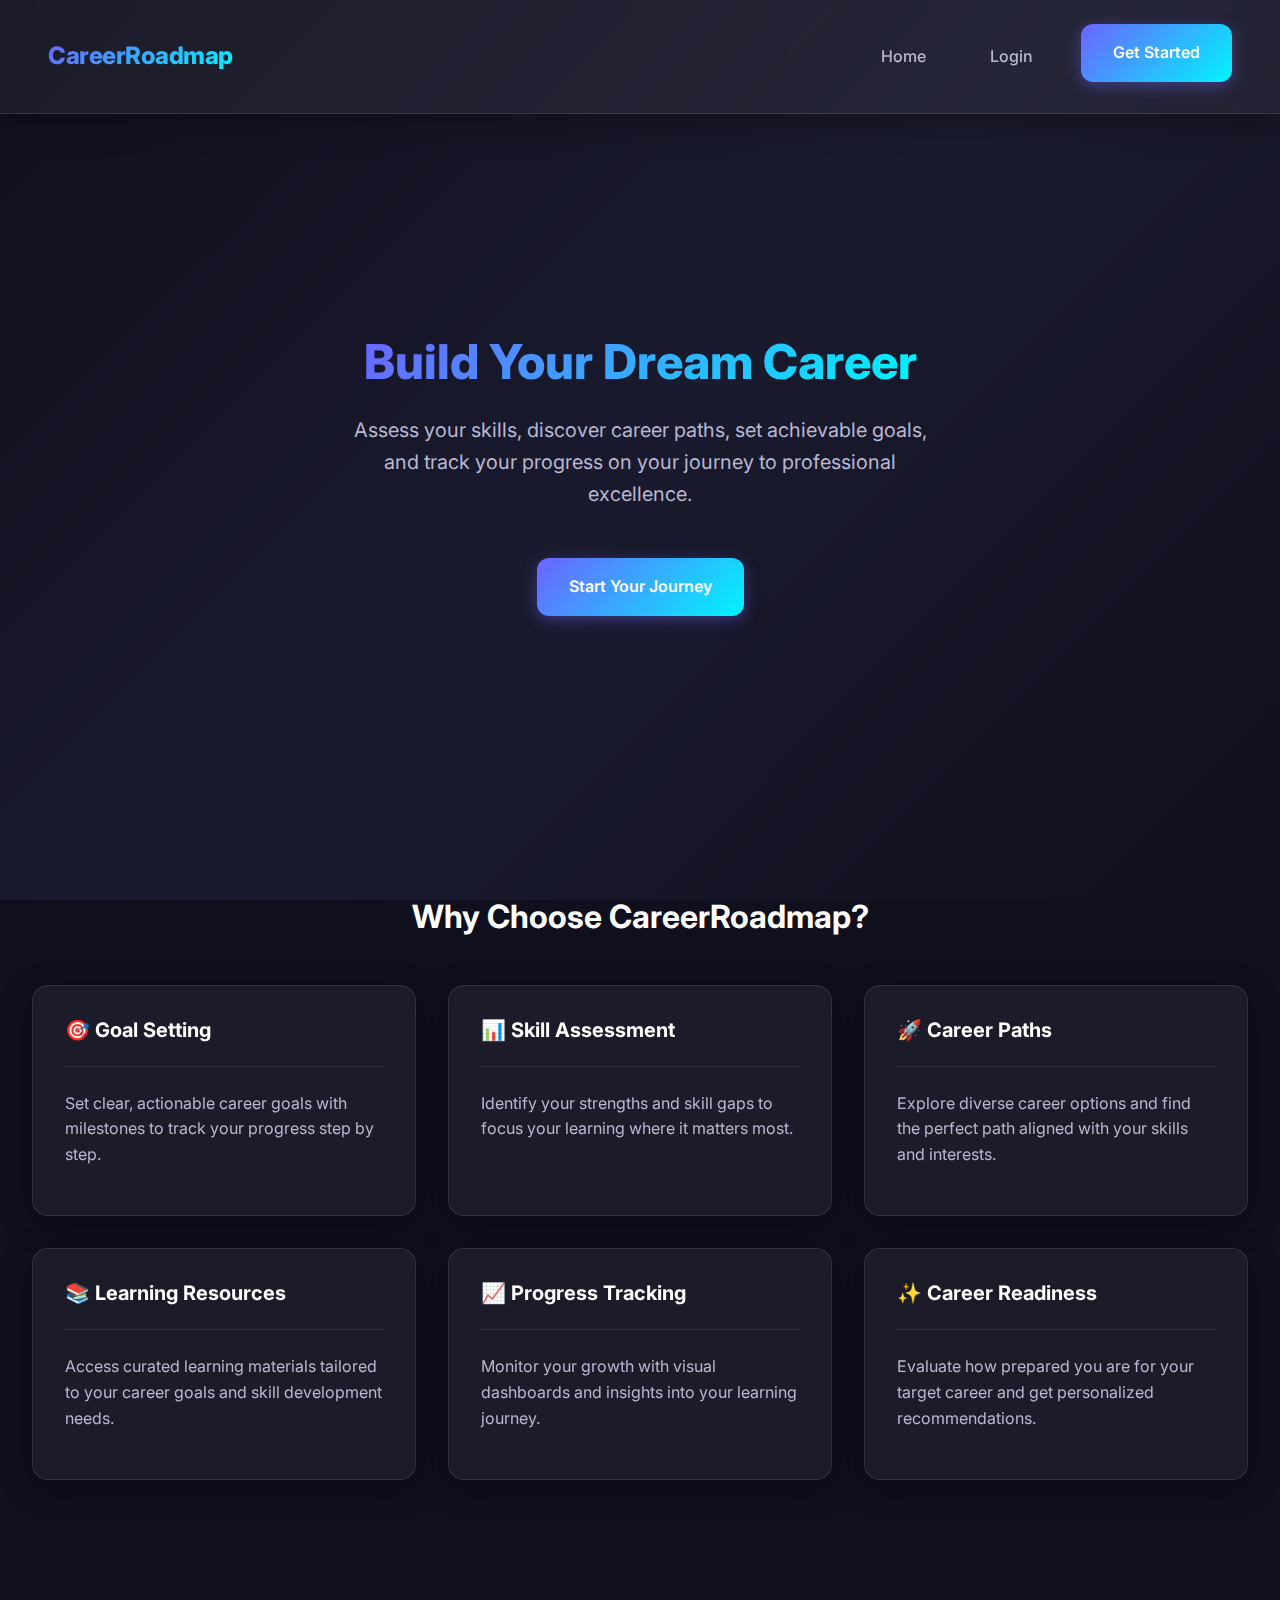
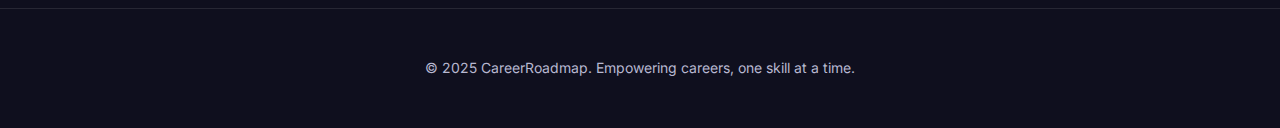
<file: public/index.html>
<!DOCTYPE html>
<html lang="en">

<head>
    <meta charset="UTF-8">
    <meta name="viewport" content="width=device-width, initial-scale=1.0">
    <title>Welcome to CareerRoadmap - Your Path to Success</title>
    <link rel="stylesheet" href="css/style.css">
</head>

<body>
    <header>
        <nav>
            <div class="logo">CareerRoadmap</div>
            <ul>
                <li><a href="index.html">Home</a></li>
                <li><a href="login.html">Login</a></li>
                <li><a href="register.html" class="btn btn-primary">Get Started</a></li>
            </ul>
        </nav>
    </header>

    <main>
        <section class="hero">
            <h1>Build Your Dream Career</h1>
            <p>Assess your skills, discover career paths, set achievable goals, and track your progress on your journey
                to professional excellence.</p>
            <a href="register.html" class="btn btn-primary">Start Your Journey</a>
        </section>

        <section class="container" style="padding: 4rem 2rem;">
            <h2 class="text-center" style="margin-bottom: 3rem;">Why Choose CareerRoadmap?</h2>
            <div class="dashboard-grid">
                <div class="card">
                    <div class="card-header">
                        <h3 class="card-title">🎯 Goal Setting</h3>
                    </div>
                    <div class="card-body">
                        <p>Set clear, actionable career goals with milestones to track your progress step by step.</p>
                    </div>
                </div>

                <div class="card">
                    <div class="card-header">
                        <h3 class="card-title">📊 Skill Assessment</h3>
                    </div>
                    <div class="card-body">
                        <p>Identify your strengths and skill gaps to focus your learning where it matters most.</p>
                    </div>
                </div>

                <div class="card">
                    <div class="card-header">
                        <h3 class="card-title">🚀 Career Paths</h3>
                    </div>
                    <div class="card-body">
                        <p>Explore diverse career options and find the perfect path aligned with your skills and
                            interests.</p>
                    </div>
                </div>

                <div class="card">
                    <div class="card-header">
                        <h3 class="card-title">📚 Learning Resources</h3>
                    </div>
                    <div class="card-body">
                        <p>Access curated learning materials tailored to your career goals and skill development needs.
                        </p>
                    </div>
                </div>

                <div class="card">
                    <div class="card-header">
                        <h3 class="card-title">📈 Progress Tracking</h3>
                    </div>
                    <div class="card-body">
                        <p>Monitor your growth with visual dashboards and insights into your learning journey.</p>
                    </div>
                </div>

                <div class="card">
                    <div class="card-header">
                        <h3 class="card-title">✨ Career Readiness</h3>
                    </div>
                    <div class="card-body">
                        <p>Evaluate how prepared you are for your target career and get personalized recommendations.
                        </p>
                    </div>
                </div>
            </div>
        </section>
    </main>

    <footer>
        <p>&copy; 2025 CareerRoadmap. Empowering careers, one skill at a time.</p>
    </footer>
</body>

</html>
</file>
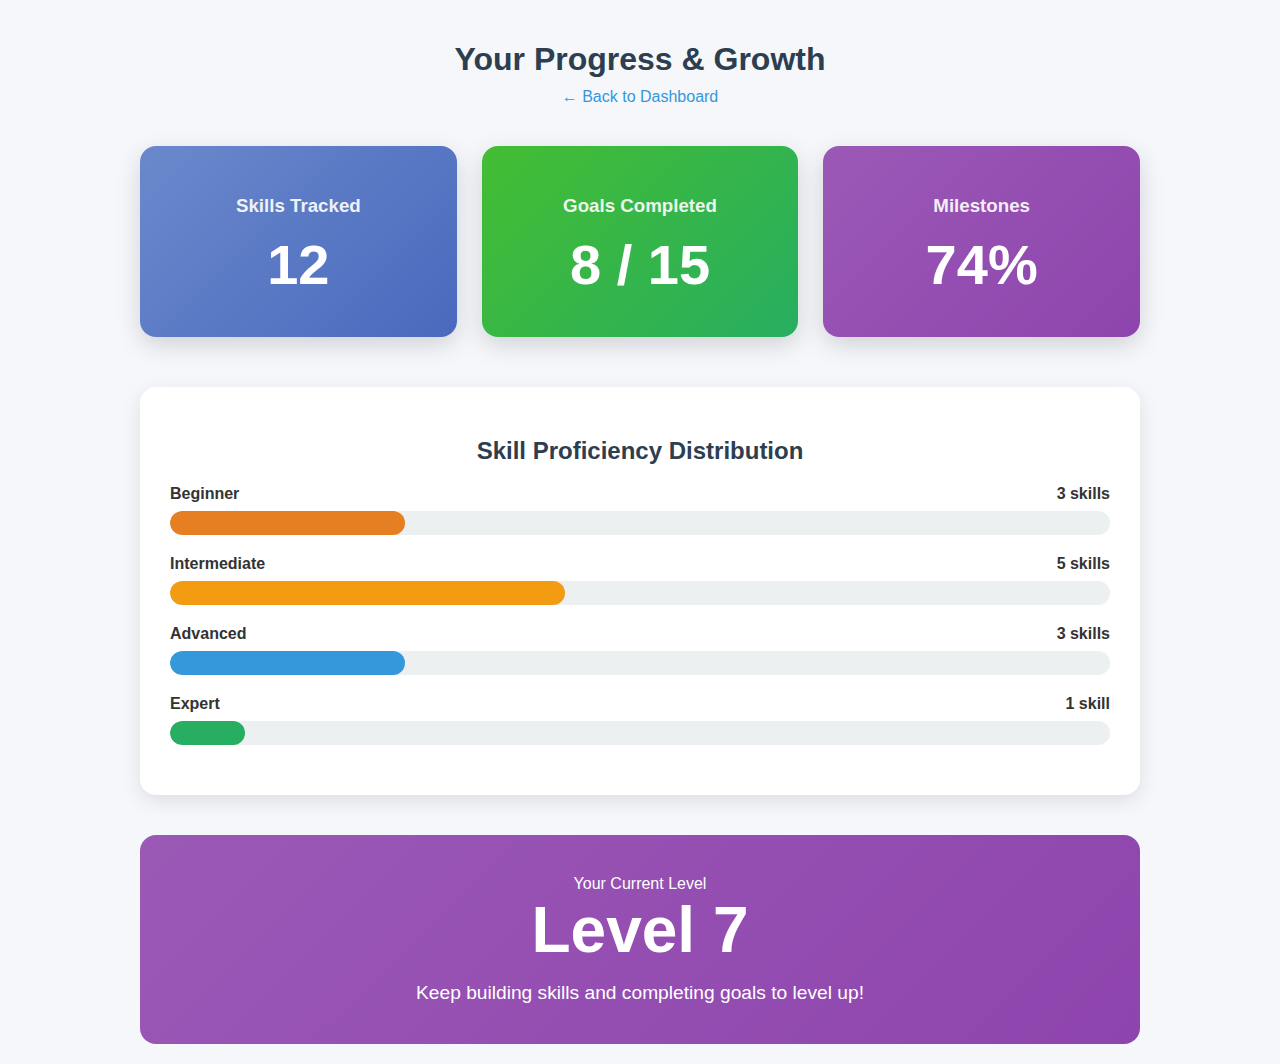
<file: progress-tracking.html>
<!DOCTYPE html>
<html lang="en">
<head>
    <meta charset="UTF-8">
    <meta name="viewport" content="width=device-width, initial-scale=1.0">
    <title>My Progress - Career Roadmap</title>
    <style>
        body { font-family: 'Segoe UI', Arial, sans-serif; background: #f5f7fa; margin: 0; padding: 20px; color: #333; }
        .container { max-width: 1000px; margin: 0 auto; }
        h1 { color: #2c3e50; text-align: center; margin-bottom: 10px; }
        .back-link { display: block; text-align: center; margin-bottom: 40px; color: #3498db; text-decoration: none; }
        .stats-grid { display: grid; grid-template-columns: repeat(auto-fit, minmax(250px, 1fr)); gap: 25px; margin-bottom: 50px; }
        .stat-card { background: linear-gradient(135deg, #6a89cc, #4a69bd); color: white; padding: 30px; border-radius: 16px; text-align: center; box-shadow: 0 8px 25px rgba(0,0,0,0.15); }
        .stat-card h3 { opacity: 0.9; margin-bottom: 15px; }
        .big-number { font-size: 3.5em; font-weight: bold; margin: 10px 0; }
        .proficiency-section { background: white; padding: 30px; border-radius: 16px; box-shadow: 0 6px 20px rgba(0,0,0,0.1); margin-bottom: 40px; }
        .prof-bar { margin: 20px 0; }
        .label { display: flex; justify-content: space-between; margin-bottom: 8px; font-weight: 600; }
        .bar { height: 24px; background: #ecf0f1; border-radius: 12px; overflow: hidden; }
        .fill { height: 100%; border-radius: 12px; transition: width 1s ease; }
        .beginner { background: #e67e22; }
        .intermediate { background: #f39c12; }
        .advanced { background: #3498db; }
        .expert { background: #27ae60; }
        .level-display { text-align: center; padding: 40px; background: linear-gradient(135deg, #9b59b6, #8e44ad); color: white; border-radius: 16px; }
        .level-display .level-num { font-size: 4em; font-weight: bold; }
    </style>
</head>
<body>
    <div class="container">
        <h1>Your Progress & Growth</h1>
        <a href="dashboard.html" class="back-link">← Back to Dashboard</a>

        <div class="stats-grid">
            <div class="stat-card">
                <h3>Skills Tracked</h3>
                <div class="big-number">12</div>
            </div>
            <div class="stat-card" style="background: linear-gradient(135deg, #44bd32, #27ae60);">
                <h3>Goals Completed</h3>
                <div class="big-number">8 / 15</div>
            </div>
            <div class="stat-card" style="background: linear-gradient(135deg, #9b59b6, #8e44ad);">
                <h3>Milestones</h3>
                <div class="big-number">74%</div>
            </div>
        </div>

        <div class="proficiency-section">
            <h2 style="text-align: center; color: #2c3e50;">Skill Proficiency Distribution</h2>
            <div class="prof-bar">
                <div class="label"><span>Beginner</span><span>3 skills</span></div>
                <div class="bar"><div class="fill beginner" style="width: 25%;"></div></div>
            </div>
            <div class="prof-bar">
                <div class="label"><span>Intermediate</span><span>5 skills</span></div>
                <div class="bar"><div class="fill intermediate" style="width: 42%;"></div></div>
            </div>
            <div class="prof-bar">
                <div class="label"><span>Advanced</span><span>3 skills</span></div>
                <div class="bar"><div class="fill advanced" style="width: 25%;"></div></div>
            </div>
            <div class="prof-bar">
                <div class="label"><span>Expert</span><span>1 skill</span></div>
                <div class="bar"><div class="fill expert" style="width: 8%;"></div></div>
            </div>
        </div>

        <div class="level-display">
            <div>Your Current Level</div>
            <div class="level-num">Level 7</div>
            <p style="font-size: 1.2em; margin: 15px 0 0;">Keep building skills and completing goals to level up!</p>
        </div>
    </div>
</body>
</html>
</file>
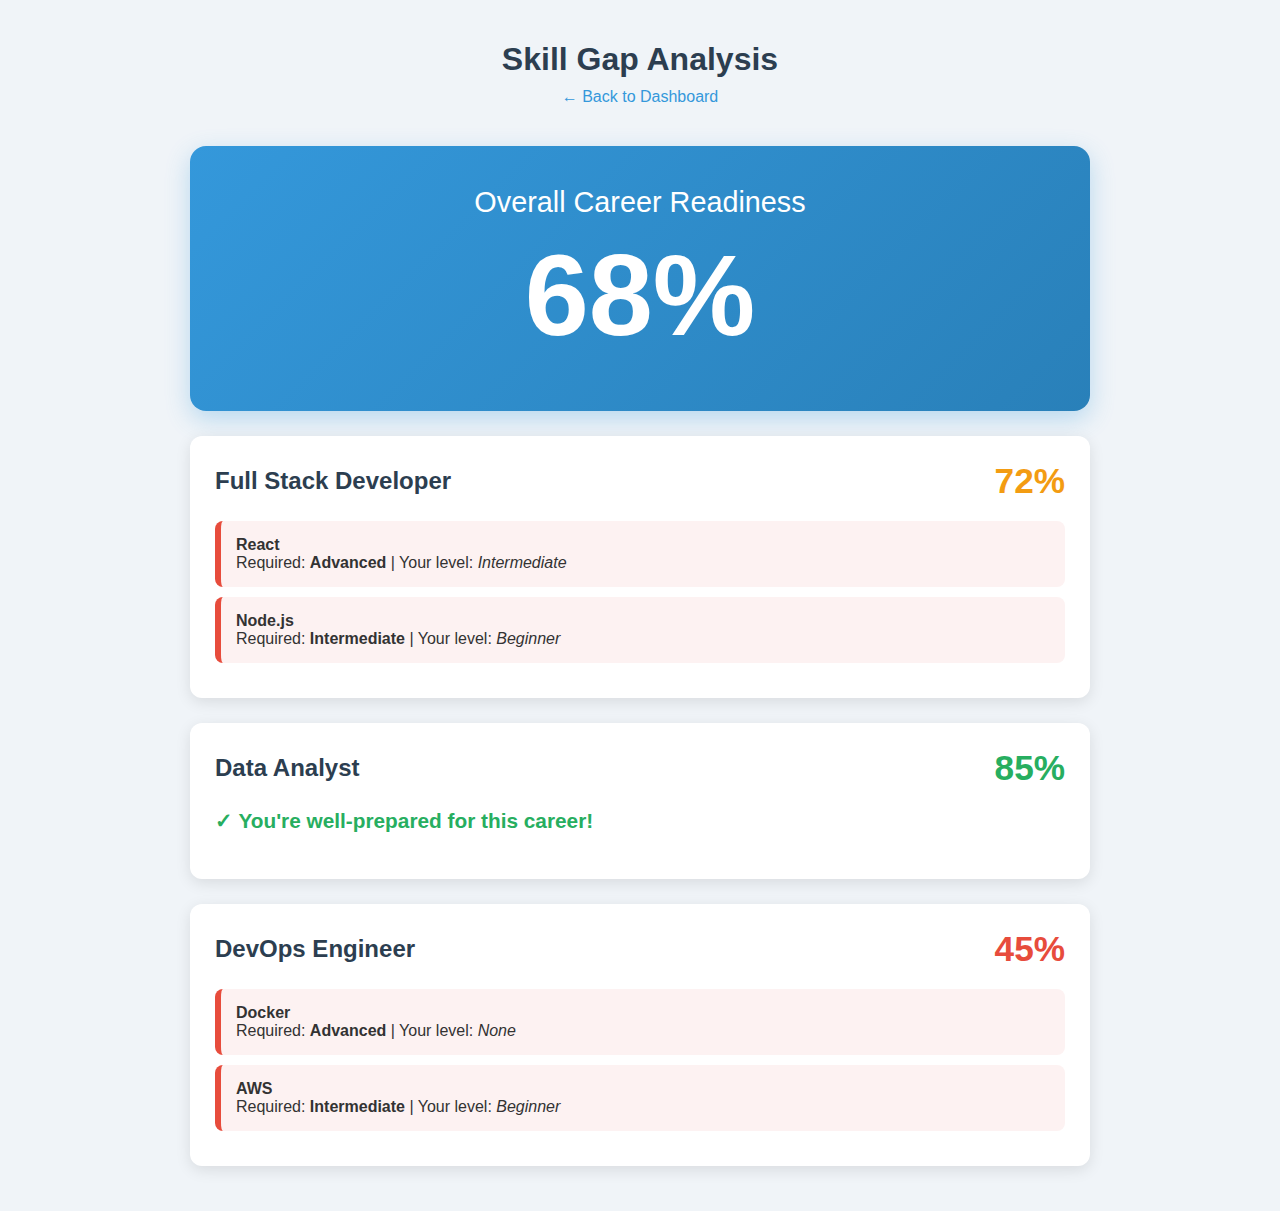
<file: skill-gap-analysis.html>
<!DOCTYPE html>
<html lang="en">
<head>
    <meta charset="UTF-8">
    <meta name="viewport" content="width=device-width, initial-scale=1.0">
    <title>Skill Gap Analysis - Career Roadmap</title>
    <style>
        body { font-family: 'Segoe UI', Arial, sans-serif; background: #f0f4f8; margin: 0; padding: 20px; color: #333; }
        .container { max-width: 900px; margin: 0 auto; }
        h1 { color: #2c3e50; text-align: center; margin-bottom: 10px; }
        .back-link { display: block; text-align: center; margin-bottom: 40px; color: #3498db; text-decoration: none; }
        .overall { text-align: center; background: linear-gradient(135deg, #3498db, #2980b9); color: white; padding: 40px; border-radius: 16px; font-size: 1.8em; box-shadow: 0 8px 25px rgba(52,152,219,0.3); }
        .overall .percent { font-size: 4em; font-weight: bold; margin: 10px 0; }
        .career-card { background: white; padding: 25px; margin: 25px 0; border-radius: 12px; box-shadow: 0 4px 15px rgba(0,0,0,0.1); }
        .career-header { display: flex; justify-content: space-between; align-items: center; margin-bottom: 20px; }
        .career-header h2 { margin: 0; color: #2c3e50; }
        .match { font-size: 2.2em; font-weight: bold; }
        .green { color: #27ae60; }
        .yellow { color: #f39c12; }
        .red { color: #e74c3c; }
        .gaps { margin-top: 20px; }
        .gap-item { background: #fdf2f2; padding: 15px; margin: 10px 0; border-left: 6px solid #e74c3c; border-radius: 8px; }
        .ready { color: #27ae60; font-size: 1.3em; font-weight: bold; }
    </style>
</head>
<body>
    <div class="container">
        <h1>Skill Gap Analysis</h1>
        <a href="dashboard.html" class="back-link">← Back to Dashboard</a>

        <div class="overall">
            <div>Overall Career Readiness</div>
            <div class="percent">68%</div>
        </div>

        <div class="career-card">
            <div class="career-header">
                <h2>Full Stack Developer</h2>
                <div class="match yellow">72%</div>
            </div>
            <div class="gaps">
                <div class="gap-item">
                    <strong>React</strong><br>
                    Required: <strong>Advanced</strong> | Your level: <em>Intermediate</em>
                </div>
                <div class="gap-item">
                    <strong>Node.js</strong><br>
                    Required: <strong>Intermediate</strong> | Your level: <em>Beginner</em>
                </div>
            </div>
        </div>

        <div class="career-card">
            <div class="career-header">
                <h2>Data Analyst</h2>
                <div class="match green">85%</div>
            </div>
            <p class="ready">✓ You're well-prepared for this career!</p>
        </div>

        <div class="career-card">
            <div class="career-header">
                <h2>DevOps Engineer</h2>
                <div class="match red">45%</div>
            </div>
            <div class="gaps">
                <div class="gap-item">
                    <strong>Docker</strong><br>Required: <strong>Advanced</strong> | Your level: <em>None</em>
                </div>
                <div class="gap-item">
                    <strong>AWS</strong><br>Required: <strong>Intermediate</strong> | Your level: <em>Beginner</em>
                </div>
            </div>
        </div>
    </div>
</body>
</html>
</file>
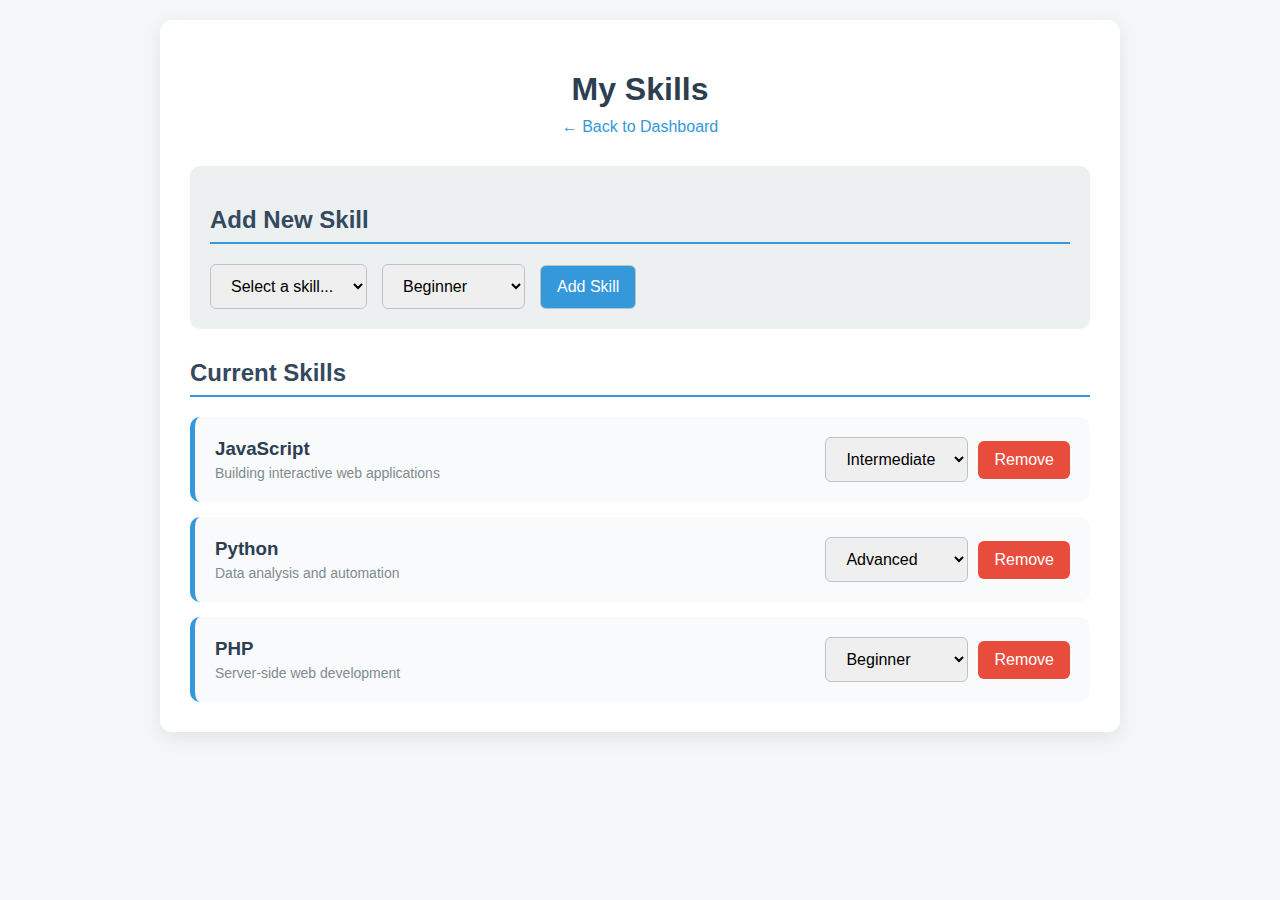
<file: skill-management.html>
<!DOCTYPE html>
<html lang="en">
<head>
    <meta charset="UTF-8">
    <meta name="viewport" content="width=device-width, initial-scale=1.0">
    <title>My Skills - Career Roadmap</title>
    <style>
        body { font-family: 'Segoe UI', Arial, sans-serif; background: #f4f7fa; margin: 0; padding: 20px; color: #333; }
        .container { max-width: 900px; margin: 0 auto; background: #fff; padding: 30px; border-radius: 12px; box-shadow: 0 6px 20px rgba(0,0,0,0.08); }
        h1 { color: #2c3e50; text-align: center; margin-bottom: 10px; }
        .back-link { display: block; text-align: center; margin-bottom: 30px; color: #3498db; text-decoration: none; }
        .back-link:hover { text-decoration: underline; }
        h2 { color: #34495e; border-bottom: 2px solid #3498db; padding-bottom: 8px; }
        .add-form { background: #ecf0f1; padding: 20px; border-radius: 10px; margin-bottom: 30px; }
        .form-group { display: flex; gap: 15px; flex-wrap: wrap; align-items: center; }
        select, button { padding: 12px 16px; font-size: 16px; border-radius: 6px; border: 1px solid #bdc3c7; }
        button { background: #3498db; color: white; cursor: pointer; transition: background 0.3s; }
        button:hover { background: #2980b9; }
        .skills-list { display: grid; gap: 15px; }
        .skill-card { background: #f8fafc; padding: 20px; border-radius: 10px; border-left: 5px solid #3498db; display: flex; justify-content: space-between; align-items: center; flex-wrap: wrap; }
        .skill-info h3 { margin: 0; color: #2c3e50; }
        .skill-info p { margin: 5px 0 0; color: #7f8c8d; font-size: 14px; }
        .actions { display: flex; gap: 10px; align-items: center; flex-wrap: wrap; }
        .remove-btn { background: #e74c3c; padding: 10px 16px; border: none; border-radius: 6px; color: white; cursor: pointer; }
        .remove-btn:hover { background: #c0392b; }
        @media (max-width: 600px) { .skill-card { flex-direction: column; align-items: flex-start; } .actions { margin-top: 15px; } }
    </style>
</head>
<body>
    <div class="container">
        <h1>My Skills</h1>
        <a href="dashboard.html" class="back-link">← Back to Dashboard</a>

        <div class="add-form">
            <h2>Add New Skill</h2>
            <div class="form-group">
                <select>
                    <option>Select a skill...</option>
                    <option>PHP</option>
                    <option>JavaScript</option>
                    <option>Python</option>
                    <option>React</option>
                    <option>SQL</option>
                </select>
                <select>
                    <option>Beginner</option>
                    <option>Intermediate</option>
                    <option>Advanced</option>
                    <option>Expert</option>
                </select>
                <button>Add Skill</button>
            </div>
        </div>

        <h2>Current Skills</h2>
        <div class="skills-list">
            <div class="skill-card">
                <div class="skill-info">
                    <h3>JavaScript</h3>
                    <p>Building interactive web applications</p>
                </div>
                <div class="actions">
                    <select>
                        <option>Beginner</option>
                        <option selected>Intermediate</option>
                        <option>Advanced</option>
                        <option>Expert</option>
                    </select>
                    <button class="remove-btn">Remove</button>
                </div>
            </div>

            <div class="skill-card">
                <div class="skill-info">
                    <h3>Python</h3>
                    <p>Data analysis and automation</p>
                </div>
                <div class="actions">
                    <select>
                        <option>Beginner</option>
                        <option>Intermediate</option>
                        <option selected>Advanced</option>
                        <option>Expert</option>
                    </select>
                    <button class="remove-btn">Remove</button>
                </div>
            </div>

            <div class="skill-card">
                <div class="skill-info">
                    <h3>PHP</h3>
                    <p>Server-side web development</p>
                </div>
                <div class="actions">
                    <select>
                        <option selected>Beginner</option>
                        <option>Intermediate</option>
                        <option>Advanced</option>
                        <option>Expert</option>
                    </select>
                    <button class="remove-btn">Remove</button>
                </div>
            </div>
        </div>
    </div>
</body>
</html>
</file>
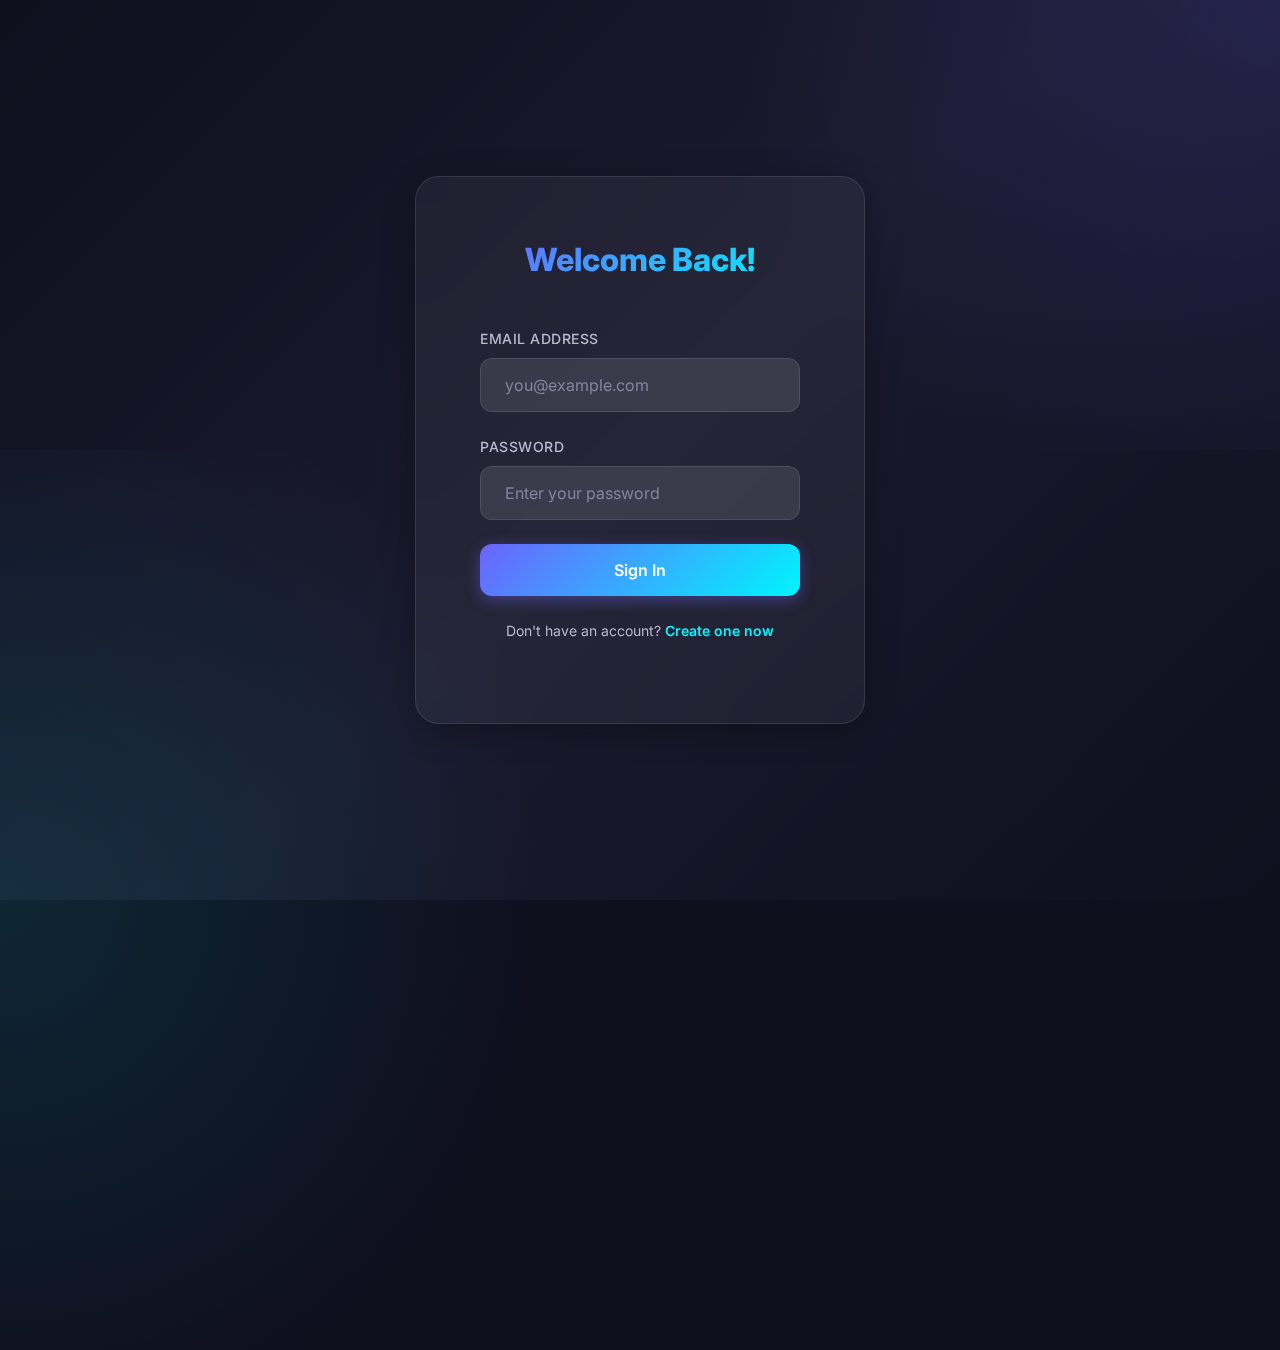
<file: public/career_readiness.html>
<!DOCTYPE html>
<html lang="en">
<head>
    <meta charset="UTF-8">
    <title>Career Readiness</title>
    <link rel="stylesheet" href="css/style.css">
</head>
<body>

<header>
    <nav>
        <div class="logo">CareerRoadmap</div>
        <ul>
            <li><a href="dashboard.html">Dashboard</a></li>
            <li><a href="careers.html">Careers</a></li>
            <li><a href="career_readiness.html">Readiness</a></li>
            <li><a href="#" id="logoutBtn">Logout</a></li>
        </ul>
    </nav>
</header>

<main class="container">
    <h1>Career Readiness</h1>

    <select id="careerSelect"></select>
    <button class="btn" onclick="evaluate()">Evaluate</button>

    <div id="result"></div>
</main>

<script src="js/app.js"></script>
<script>
async function checkAuth() {
    const res = await Auth.checkSession();
    if (res.status !== 'success') UI.redirect('login.html');
}

async function loadCareers() {
    const res = await Career.list();
    if (res.status === 'success') {
        const sel = document.getElementById('careerSelect');
        res.data.forEach(c =>
            sel.innerHTML += `<option value="${c.career_id}">${c.name}</option>`
        );
    }
}

async function evaluate() {
    const id = document.getElementById('careerSelect').value;
    const res = await CareerReadiness.evaluate(id);

    if (res.status === 'success') {
        let html = `<h3>Match: ${res.data.match_percentage}%</h3>`;
        if (res.data.missing_skills.length) {
            html += `<h4>Skills to Improve:</h4>`;
            res.data.missing_skills.forEach(s => {
                html += `<p>${s.name} (Required: ${s.required_level}, Yours: ${s.user_level})</p>`;
            });
        }
        document.getElementById('result').innerHTML = html;
    }
}

(async () => {
    await checkAuth();
    await loadCareers();
})();
</script>

</body>
</html>
</file>
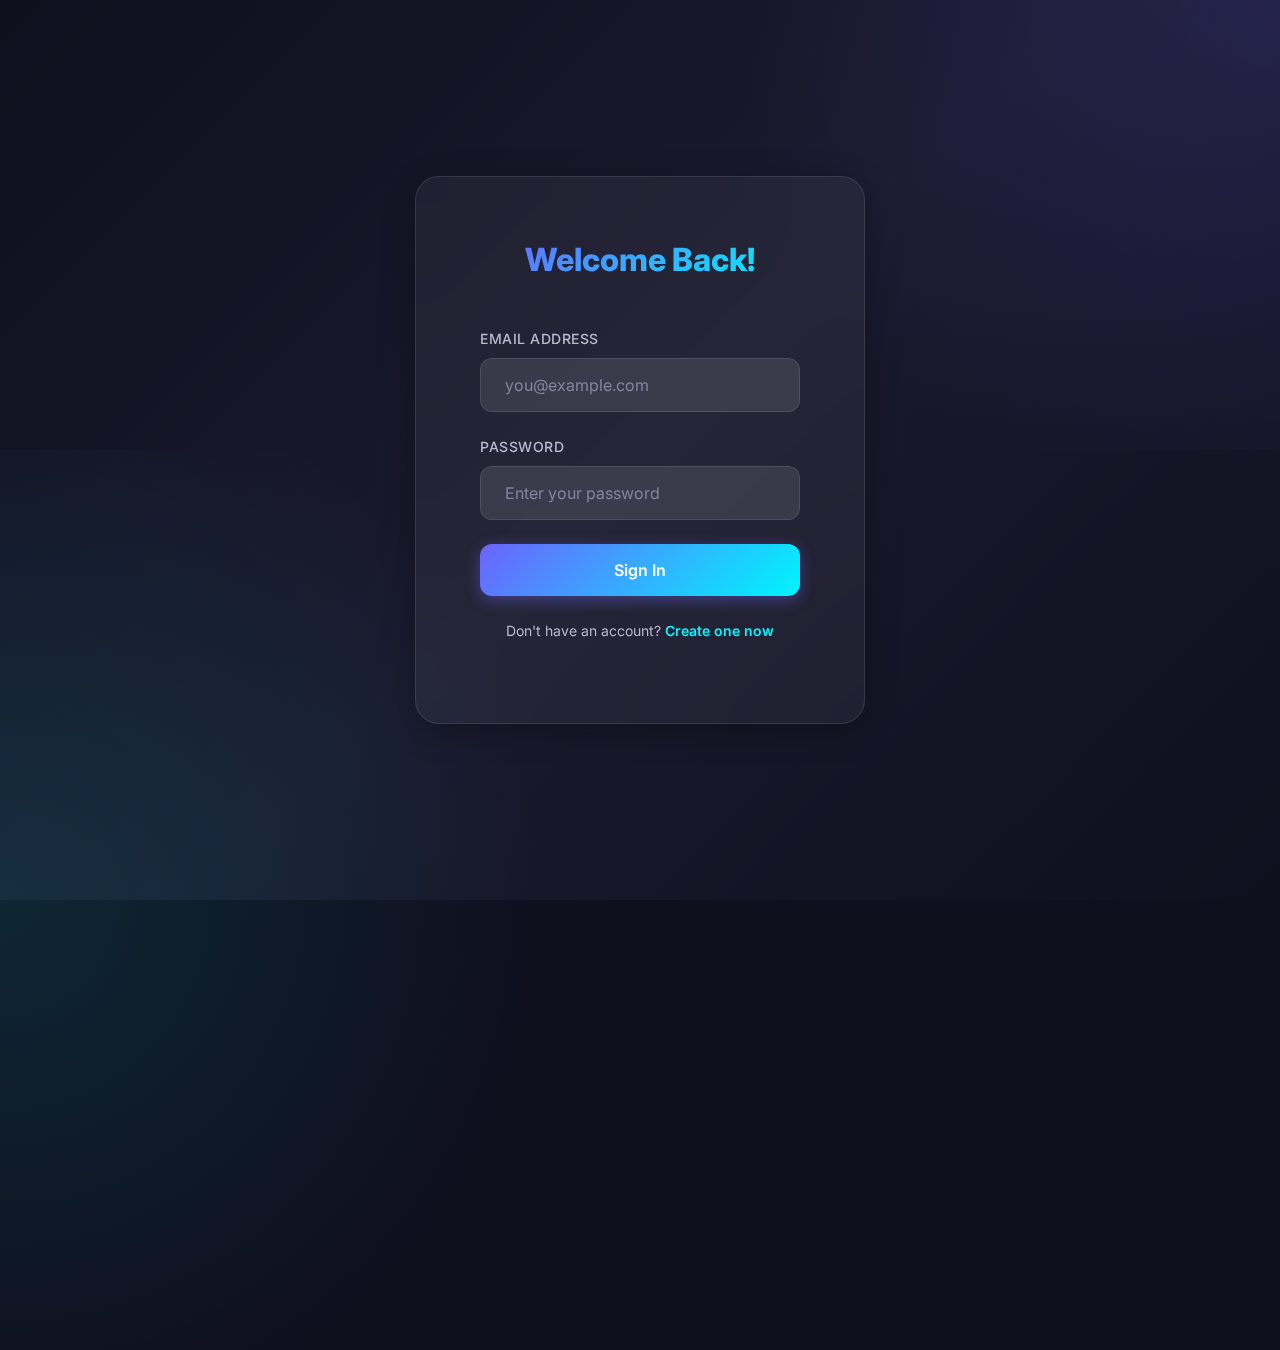
<file: public/careers.html>
<!DOCTYPE html>
<html lang="en">

<head>
    <meta charset="UTF-8">
    <meta name="viewport" content="width=device-width, initial-scale=1.0">
    <title>Careers - CareerRoadmap</title>
    <link rel="stylesheet" href="css/style.css">
    <style>
        .careers-container {
            max-width: 1400px;
            margin: 0 auto;
            padding: var(--space-2xl);
        }

        .careers-container>h1 {
            margin-bottom: var(--space-2xl);
        }

        .careers-grid {
            display: grid;
            grid-template-columns: repeat(auto-fill, minmax(350px, 1fr));
            gap: var(--space-xl);
            margin-bottom: var(--space-3xl);
        }

        .career-card {
            background: var(--glass-bg);
            backdrop-filter: blur(10px);
            border: 1px solid var(--glass-border);
            border-radius: var(--radius-xl);
            padding: var(--space-xl);
            transition: all var(--transition-base);
            cursor: pointer;
        }

        .career-card:hover {
            transform: translateY(-4px);
            box-shadow: 0 12px 40px rgba(0, 0, 0, 0.4);
            border-color: rgba(108, 99, 255, 0.3);
        }

        .career-card h3 {
            margin-bottom: var(--space-md);
            background: var(--gradient-primary);
            -webkit-background-clip: text;
            -webkit-text-fill-color: transparent;
            background-clip: text;
        }

        .career-card p {
            color: var(--color-text-secondary);
            margin-bottom: var(--space-lg);
            line-height: 1.6;
        }

        .career-card button {
            width: 100%;
        }

        .skill-tag {
            display: inline-block;
            padding: var(--space-sm) var(--space-md);
            background: var(--gradient-card);
            border: 1px solid var(--glass-border);
            border-radius: var(--radius-full);
            margin: var(--space-xs);
            font-size: var(--font-size-sm);
            color: var(--color-accent);
            font-weight: var(--font-weight-medium);
        }

        /* Modal Styles */
        .modal {
            position: fixed;
            top: 0;
            left: 0;
            width: 100%;
            height: 100%;
            z-index: var(--z-modal);
            display: flex;
            align-items: center;
            justify-content: center;
            animation: fadeIn 0.3s ease-out;
        }

        .modal-backdrop {
            position: absolute;
            top: 0;
            left: 0;
            width: 100%;
            height: 100%;
            background: rgba(0, 0, 0, 0.7);
            backdrop-filter: blur(5px);
        }

        .modal-content {
            position: relative;
            background: var(--glass-bg);
            backdrop-filter: blur(20px);
            border: 1px solid var(--glass-border);
            border-radius: var(--radius-2xl);
            max-width: 700px;
            width: 90%;
            max-height: 80vh;
            overflow-y: auto;
            box-shadow: 0 20px 60px rgba(0, 0, 0, 0.5);
            animation: slideUp 0.3s ease-out;
        }

        .modal-header {
            display: flex;
            justify-content: space-between;
            align-items: flex-start;
            padding: var(--space-xl);
            border-bottom: 1px solid var(--glass-border);
        }

        .modal-header h2 {
            margin: 0;
            font-size: var(--font-size-2xl);
            background: var(--gradient-primary);
            -webkit-background-clip: text;
            -webkit-text-fill-color: transparent;
            background-clip: text;
        }

        .modal-close {
            background: transparent;
            border: none;
            font-size: 2rem;
            color: var(--color-text-secondary);
            cursor: pointer;
            padding: 0;
            width: 40px;
            height: 40px;
            display: flex;
            align-items: center;
            justify-content: center;
            border-radius: var(--radius-md);
            transition: all var(--transition-base);
        }

        .modal-close:hover {
            background: var(--glass-bg);
            color: var(--color-text-primary);
        }

        .modal-body {
            padding: var(--space-xl);
        }

        .modal-body h3 {
            margin-top: var(--space-xl);
            margin-bottom: var(--space-md);
        }

        .modal-footer {
            padding: var(--space-xl);
            border-top: 1px solid var(--glass-border);
            display: flex;
            gap: var(--space-md);
            justify-content: flex-end;
        }

        @keyframes fadeIn {
            from {
                opacity: 0;
            }

            to {
                opacity: 1;
            }
        }

        @keyframes slideUp {
            from {
                opacity: 0;
                transform: translateY(30px);
            }

            to {
                opacity: 1;
                transform: translateY(0);
            }
        }
    </style>
</head>

<body>
    <header>
        <nav>
            <div class="logo">CareerRoadmap</div>
            <ul>
                <li><a href="dashboard.html">Dashboard</a></li>
                <li><a href="careers.html">Careers</a></li>
                <li><a href="goals.html">Goals</a></li>
                <li><a href="skill-management.html">Skills</a></li>
                <li><a href="resources.html">Resources</a></li>
                <li><a href="#" id="logoutBtn" class="btn btn-secondary">Logout</a></li>
            </ul>
        </nav>
    </header>

    <main class="careers-container">
        <h1>Explore Career Paths 🚀</h1>

        <section>
            <h2>Available Careers</h2>
            <div id="careersList" class="careers-grid"></div>
        </section>

        <!-- Career Details Modal -->
        <div id="careerModal" class="modal" style="display: none;">
            <div class="modal-backdrop" onclick="closeCareerModal()"></div>
            <div class="modal-content">
                <div class="modal-header">
                    <h2 id="careerName"></h2>
                    <button class="modal-close" onclick="closeCareerModal()">&times;</button>
                </div>
                <div class="modal-body">
                    <p id="careerOverview"></p>
                    <h3>Required Skills</h3>
                    <div id="requiredSkills"></div>
                </div>
                <div class="modal-footer">
                    <button id="selectCareerBtn" class="btn btn-primary">Select This Career</button>
                    <button class="btn btn-secondary" onclick="closeCareerModal()">Close</button>
                </div>
            </div>
        </div>
    </main>

    <footer>
        <p>&copy; 2025 CareerRoadmap. Empowering careers, one skill at a time.</p>
    </footer>

    <script src="js/app.js"></script>
    <script>
        let selectedCareerId = null;

        // Check authentication
        async function checkAuth() {
            const result = await Auth.checkSession();
            if (result.status !== 'success') {
                UI.redirect('login.html');
                return false;
            }
            return true;
        }

        // Load careers list
        async function loadCareers() {
            const result = await Career.list();
            if (result.status === 'success') {
                const careersList = document.getElementById('careersList');
                careersList.innerHTML = '';

                result.data.forEach(career => {
                    const careerCard = document.createElement('div');
                    careerCard.className = 'career-card';
                    careerCard.innerHTML = `
                        <h3>${career.name}</h3>
                        <p>${career.overview || 'No description available'}</p>
                        <button class="btn btn-primary" onclick="viewCareerDetails(${career.career_id})">View Details</button>
                    `;
                    careersList.appendChild(careerCard);
                });
            }
        }

        // View career details
        window.viewCareerDetails = async (careerId) => {
            console.log('View Details clicked for career ID:', careerId);

            try {
                const result = await Career.getDetails(careerId);
                console.log('API Result:', result);

                if (result.status === 'success') {
                    selectedCareerId = careerId;
                    const career = result.data;

                    document.getElementById('careerName').textContent = career.name;
                    document.getElementById('careerOverview').textContent = career.overview || 'No description available';

                    const skillsList = document.getElementById('requiredSkills');
                    skillsList.innerHTML = '';

                    if (career.required_skills && career.required_skills.length > 0) {
                        career.required_skills.forEach(skill => {
                            const skillTag = document.createElement('span');
                            skillTag.className = 'skill-tag';
                            skillTag.textContent = `${skill.name} (${skill.level})`;
                            skillsList.appendChild(skillTag);
                        });
                    } else {
                        skillsList.innerHTML = '<p>No specific skills required</p>';
                    }

                    document.getElementById('careerModal').style.display = 'flex';
                    // Prevent body scroll when modal is open
                    document.body.style.overflow = 'hidden';
                } else {
                    console.error('API Error:', result.message);
                    alert('Error: ' + result.message);
                }
            } catch (error) {
                console.error('Failed to load career details:', error);
                alert('Failed to load career details. Check console for details.');
            }
        };

        // Close career modal
        window.closeCareerModal = () => {
            document.getElementById('careerModal').style.display = 'none';
            document.body.style.overflow = 'auto';
        };

        // Select career
        document.getElementById('selectCareerBtn').addEventListener('click', async () => {
            if (!selectedCareerId) return;

            const result = await Career.select(selectedCareerId);
            if (result.status === 'success') {
                UI.showMessage('Career selected successfully!', 'success');
            } else {
                UI.showMessage(result.message, 'error');
            }
        });

        // Logout handler
        document.getElementById('logoutBtn').addEventListener('click', async (e) => {
            e.preventDefault();
            const result = await Auth.logout();
            if (result.status === 'success') {
                UI.clearCurrentUser();
                UI.redirect('index.html');
            }
        });

        // Initialize
        (async () => {
            if (await checkAuth()) {
                await loadCareers();
            }
        })();
    </script>
</body>

</html>
</file>
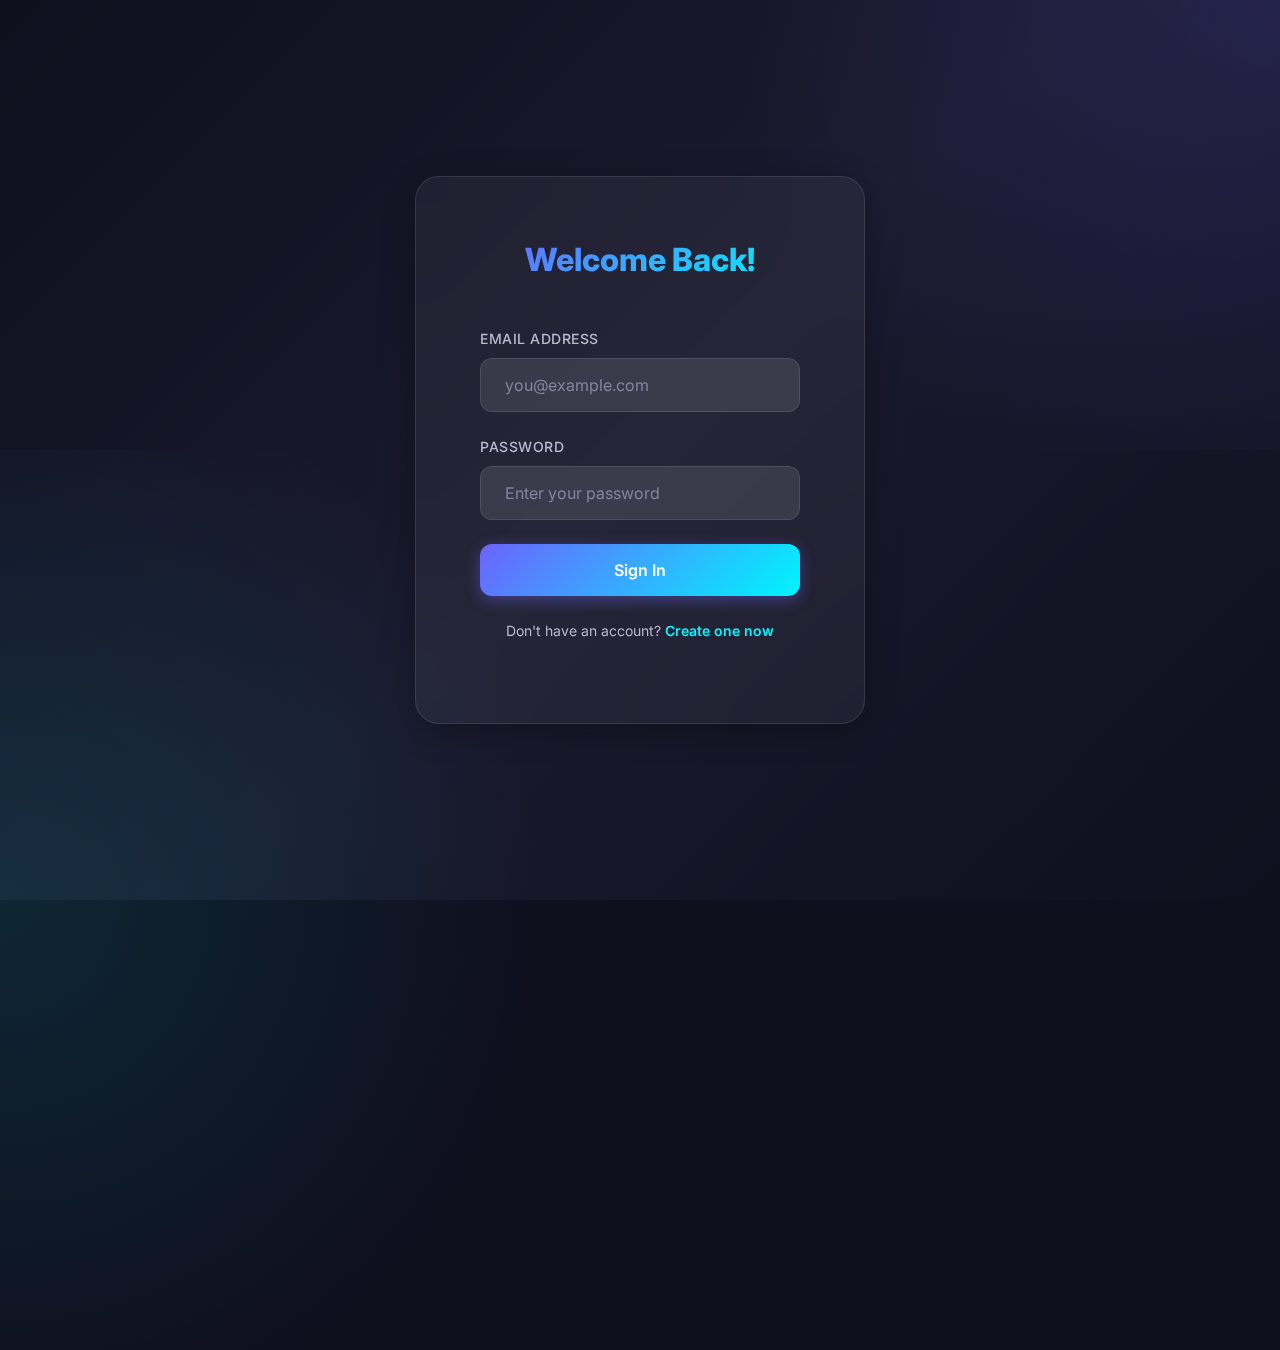
<file: public/dashboard.html>
<!DOCTYPE html>
<html lang="en">

<head>
    <meta charset="UTF-8">
    <meta name="viewport" content="width=device-width, initial-scale=1.0">
    <title>Dashboard - Career Roadmap</title>
    <link rel="stylesheet" href="css/style.css">
</head>

<body>
    <header>
        <nav>
            <div class="logo">CareerRoadmap</div>
            <ul>
                <li><a href="dashboard.html">Dashboard</a></li>
                <li><a href="careers.html">Careers</a></li>
                <li><a href="goals.html">Goals</a></li>
                <li><a href="#" id="logoutBtn">Logout</a></li>
            </ul>
        </nav>
    </header>

    <main class="dashboard-container">
        <h1>Welcome, <span id="userName">User</span>!</h1>

        <section class="dashboard-section">
            <h2>Your Profile</h2>
            <div id="profileInfo">
                <p><strong>Email:</strong> <span id="userEmail"></span></p>
                <p><strong>Level:</strong> <span id="userLevel"></span></p>
            </div>
        </section>

        <section class="dashboard-section">
            <h2>Quick Actions</h2>
            <div class="action-buttons">
                <a href="careers.html" class="btn">Explore Careers</a>
                <a href="goals.html" class="btn">Manage Goals</a>
            </div>
        </section>
    </main>

    <script src="js/app.js"></script>
    <script>
        // Check authentication
        async function checkAuth() {
            const result = await Auth.checkSession();
            if (result.status !== 'success') {
                UI.redirect('login.html');
                return false;
            }
            return true;
        }

        // Load user profile
        async function loadProfile() {
            const result = await User.getProfile();
            if (result.status === 'success') {
                const user = result.data;
                document.getElementById('userName').textContent = user.name;
                document.getElementById('userEmail').textContent = user.email;
                document.getElementById('userLevel').textContent = user.level;
                UI.setCurrentUser(user);
            }
        }

        // Logout handler
        document.getElementById('logoutBtn').addEventListener('click', async (e) => {
            e.preventDefault();
            const result = await Auth.logout();
            if (result.status === 'success') {
                UI.clearCurrentUser();
                UI.redirect('index.html');
            }
        });

        // Initialize
        (async () => {
            if (await checkAuth()) {
                await loadProfile();
            }
        })();
    </script>
</body>

</html>
</file>
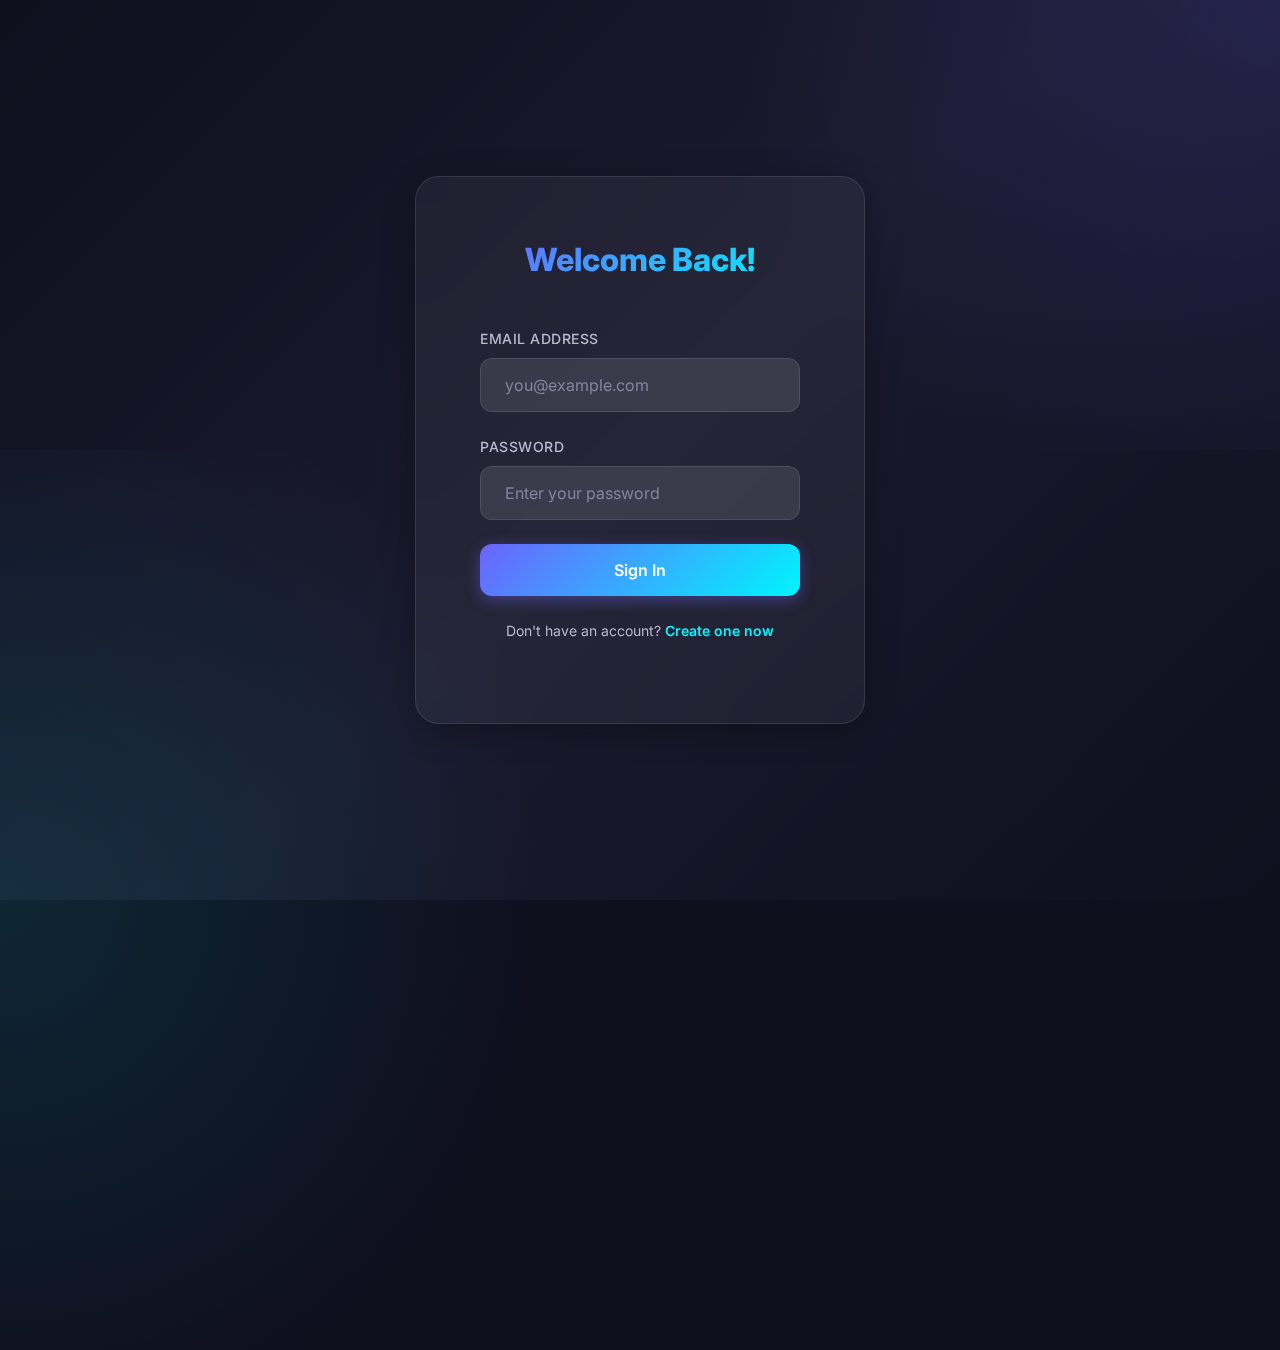
<file: public/goals.html>
<!DOCTYPE html>
<html lang="en">

<head>
    <meta charset="UTF-8">
    <meta name="viewport" content="width=device-width, initial-scale=1.0">
    <title>Goals - Career Roadmap</title>
    <link rel="stylesheet" href="css/style.css">
</head>

<body>
    <header>
        <nav>
            <div class="logo">CareerRoadmap</div>
            <ul>
                <li><a href="dashboard.html">Dashboard</a></li>
                <li><a href="careers.html">Careers</a></li>
                <li><a href="goals.html">Goals</a></li>
                <li><a href="skill-management.html">Skills</a></li>
                <li><a href="skill-gap-analysis.html">Gap Analysis</a></li>
                <li><a href="progress-tracking.html">Progress</a></li>
                <li><a href="resources.html">Resources</a></li>
                <li><a href="#" id="logoutBtn" class="btn btn-secondary">Logout</a></li>
            </ul>
        </nav>
    </header>

    <main class="dashboard-container">
        <h1>Your Goals 🎯</h1>

        <section class="dashboard-section">
            <h2>Create New Goal</h2>
            <div class="card">
                <form id="createGoalForm">
                    <div class="form-group">
                        <label for="goalTitle">Goal Title</label>
                        <input type="text" id="goalTitle" placeholder="e.g., Master React" required>
                    </div>
                    <div class="form-group">
                        <label for="goalDeadline">Deadline</label>
                        <input type="date" id="goalDeadline" required>
                    </div>
                    <div class="form-group">
                        <label for="goalStatus">Status</label>
                        <select id="goalStatus">
                            <option value="pending">Pending</option>
                            <option value="in_progress">In Progress</option>
                            <option value="completed">Completed</option>
                        </select>
                    </div>
                    <button type="submit" class="btn btn-primary">Create Goal</button>
                </form>
            </div>
        </section>

        <section class="dashboard-section">
            <h2>Your Goals</h2>
            <div id="goalsList" class="dashboard-grid"></div>
        </section>

        <section class="dashboard-section" id="goalDetails" style="display: none;">
            <div class="card">
                <h2 id="goalDetailsTitle"></h2>
                <p><strong>Deadline:</strong> <span id="goalDetailsDeadline"></span></p>
                <p><strong>Status:</strong> <span id="goalDetailsStatus"></span></p>

                <h3 style="margin-top: var(--space-xl);">Milestones</h3>
                <div id="milestonesList" class="milestones-list" style="margin-bottom: var(--space-xl);"></div>

                <h3>Add Milestone</h3>
                <form id="addMilestoneForm">
                    <div class="form-group">
                        <input type="text" id="milestoneTitle" placeholder="Milestone title" required>
                    </div>
                    <button type="submit" class="btn btn-primary">Add Milestone</button>
                </form>

                <button id="markCompletedBtn" class="btn btn-primary"
                    style="margin-top: var(--space-lg); background: var(--color-success); border-color: var(--color-success);">
                    Mark as Completed
                </button>

                <button id="deleteGoalBtn" class="btn btn-secondary"
                    style="margin-top: var(--space-lg); margin-left: var(--space-md);">Delete
                    Goal</button>
            </div>
        </section>
    </main>

    <footer>
        <p>&copy; 2025 CareerRoadmap. Empowering careers, one skill at a time.</p>
    </footer>

    <script src="js/app.js"></script>
    <script>
        let currentGoalId = null;

        // Check authentication
        async function checkAuth() {
            const result = await Auth.checkSession();
            if (result.status !== 'success') {
                UI.redirect('login.html');
                return false;
            }
            return true;
        }

        // Load goals list
        async function loadGoals() {
            const result = await Goals.list();
            if (result.status === 'success') {
                const goalsList = document.getElementById('goalsList');
                goalsList.innerHTML = '';

                if (result.data.length === 0) {
                    goalsList.innerHTML = '<p>No goals yet. Create your first goal!</p>';
                    return;
                }

                result.data.forEach(goal => {
                    const goalCard = document.createElement('div');
                    goalCard.className = 'card';
                    goalCard.style.cursor = 'pointer';
                    goalCard.innerHTML = `
                        <h3>${goal.title}</h3>
                        <p><strong>Deadline:</strong> ${goal.deadline}</p>
                        <p style="margin-bottom: var(--space-md);"><strong>Status:</strong> <span style="color: var(--color-accent);">${goal.status}</span></p>
                        <button class="btn btn-primary" onclick="viewGoalDetails(${goal.goal_id})">View Details</button>
                    `;
                    goalsList.appendChild(goalCard);
                });
            }
        }

        // View goal details with milestones
        window.viewGoalDetails = async (goalId) => {
            const result = await Goals.getDetail(goalId);
            if (result.status === 'success') {
                currentGoalId = goalId;
                const goal = result.data;

                document.getElementById('goalDetailsTitle').textContent = goal.title;
                document.getElementById('goalDetailsDeadline').textContent = goal.deadline;
                document.getElementById('goalDetailsStatus').textContent = goal.status;

                const milestonesList = document.getElementById('milestonesList');
                milestonesList.innerHTML = '';

                if (goal.milestones && goal.milestones.length > 0) {
                    goal.milestones.forEach(milestone => {
                        const milestoneItem = document.createElement('div');
                        milestoneItem.className = 'milestone-item';
                        milestoneItem.innerHTML = `
                            <input type="checkbox" ${milestone.status === 'completed' ? 'checked' : ''} 
                                   onchange="toggleMilestone(${milestone.milestone_id}, this.checked)">
                            <span>${milestone.title}</span>
                            <button onclick="deleteMilestone(${milestone.milestone_id})">Delete</button>
                        `;
                        milestonesList.appendChild(milestoneItem);
                    });
                } else {
                    milestonesList.innerHTML = '<p class="milestones-empty">No milestones yet</p>';
                }

                document.getElementById('goalDetails').style.display = 'block';
            }
        };

        // Create new goal
        document.getElementById('createGoalForm').addEventListener('submit', async (e) => {
            e.preventDefault();
            const title = document.getElementById('goalTitle').value;
            const deadline = document.getElementById('goalDeadline').value;
            const status = document.getElementById('goalStatus').value;

            const result = await Goals.create(title, deadline, status);
            if (result.status === 'success') {
                UI.showMessage('Goal created successfully!', 'success');
                document.getElementById('createGoalForm').reset();
                await loadGoals();
            } else {
                UI.showMessage(result.message, 'error');
            }
        });

        // Add milestone
        document.getElementById('addMilestoneForm').addEventListener('submit', async (e) => {
            e.preventDefault();
            if (!currentGoalId) return;

            const title = document.getElementById('milestoneTitle').value;
            const result = await Milestones.add(currentGoalId, title);

            if (result.status === 'success') {
                UI.showMessage('Milestone added!', 'success');
                document.getElementById('milestoneTitle').value = '';
                await viewGoalDetails(currentGoalId);
            } else {
                UI.showMessage(result.message, 'error');
            }
        });

        // Toggle milestone completion
        window.toggleMilestone = async (milestoneId, isCompleted) => {
            const status = isCompleted ? 'completed' : 'pending';
            const result = await Milestones.update(milestoneId, { status });
            if (result.status !== 'success') {
                UI.showMessage(result.message, 'error');
            }
        };

        // Delete milestone
        window.deleteMilestone = async (milestoneId) => {
            if (!confirm('Delete this milestone?')) return;

            const result = await Milestones.delete(milestoneId);
            if (result.status === 'success') {
                await viewGoalDetails(currentGoalId);
            } else {
                UI.showMessage(result.message, 'error');
            }
        };

        // Mark goal as completed
        document.getElementById('markCompletedBtn').addEventListener('click', async () => {
            if (!currentGoalId) return;

            const result = await Goals.update(currentGoalId, { status: 'completed' });
            if (result.status === 'success') {
                UI.showMessage('Goal completed! 🎉', 'success');
                // Refresh details to show update status
                const detailsRes = await Goals.getDetail(currentGoalId);
                if (detailsRes.status === 'success') {
                    document.getElementById('goalDetailsStatus').textContent = detailsRes.data.status;
                }
                // Refresh list
                await loadGoals();
            } else {
                UI.showMessage(result.message, 'error');
            }
        });

        // Delete goal
        document.getElementById('deleteGoalBtn').addEventListener('click', async () => {
            if (!currentGoalId || !confirm('Delete this goal and all its milestones?')) return;

            const result = await Goals.delete(currentGoalId);
            if (result.status === 'success') {
                UI.showMessage('Goal deleted!', 'success');
                document.getElementById('goalDetails').style.display = 'none';
                currentGoalId = null;
                await loadGoals();
            } else {
                UI.showMessage(result.message, 'error');
            }
        });

        // Logout handler
        document.getElementById('logoutBtn').addEventListener('click', async (e) => {
            e.preventDefault();
            const result = await Auth.logout();
            if (result.status === 'success') {
                UI.clearCurrentUser();
                UI.redirect('index.html');
            }
        });

        // Initialize
        (async () => {
            if (await checkAuth()) {
                await loadGoals();
            }
        })();
    </script>
</body>

</html>
</file>
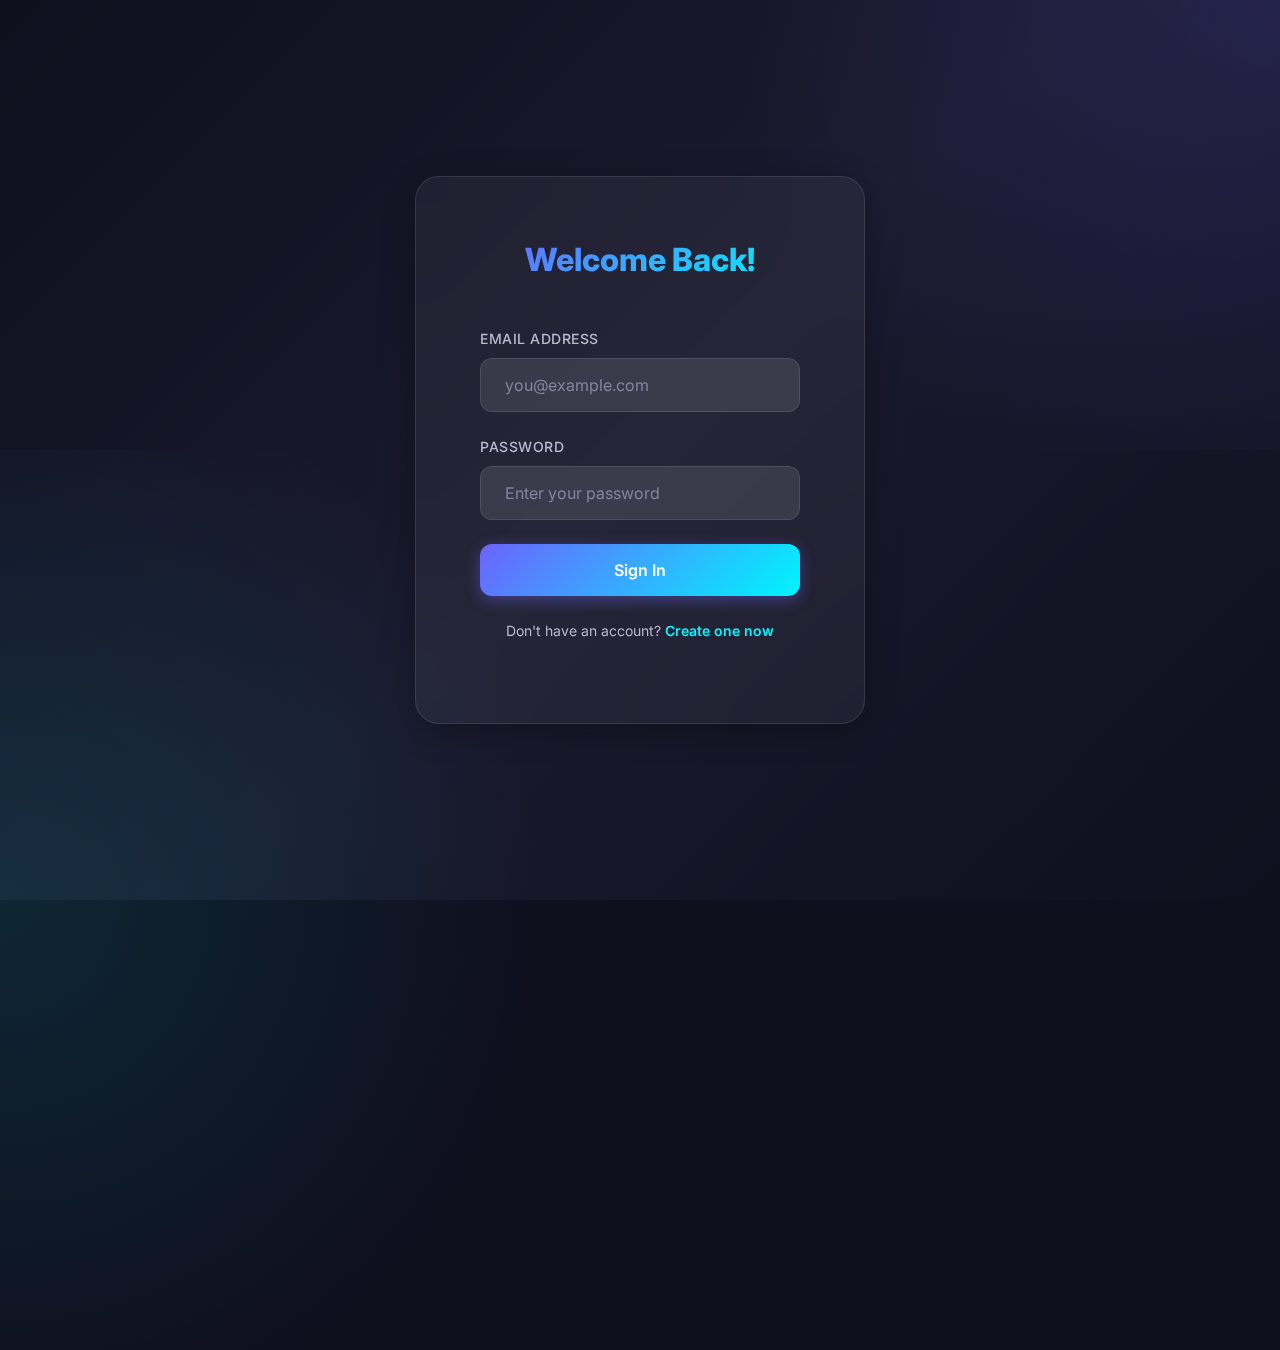
<file: public/insights.html>
<!DOCTYPE html>
<html lang="en">
<head>
    <meta charset="UTF-8">
    <title>Insights</title>
    <link rel="stylesheet" href="css/style.css">
</head>
<body>

<header>
    <nav>
        <div class="logo">CareerRoadmap</div>
        <ul>
            <li><a href="dashboard.html">Dashboard</a></li>
            <li><a href="insights.html">Insights</a></li>
            <li><a href="#" id="logoutBtn">Logout</a></li>
        </ul>
    </nav>
</header>

<main class="container">
    <h1>Your Progress Insights</h1>

    <div class="card" id="insightsBox"></div>
</main>

<script src="js/app.js"></script>
<script>
async function loadInsights() {
    const res = await Insights.get();
    if (res.status === 'success') {
        const d = res.data;
        document.getElementById('insightsBox').innerHTML = `
            <p><strong>Skills Tracked:</strong> ${d.skills_tracked}</p>
            <p><strong>Total Goals:</strong> ${d.goals_total}</p>
            <p><strong>Completed Goals:</strong> ${d.goals_completed}</p>
        `;
    }
}

(async () => {
    const auth = await Auth.checkSession();
    if (auth.status !== 'success') UI.redirect('login.html');
    await loadInsights();
})();
</script>

</body>
</html>
</file>
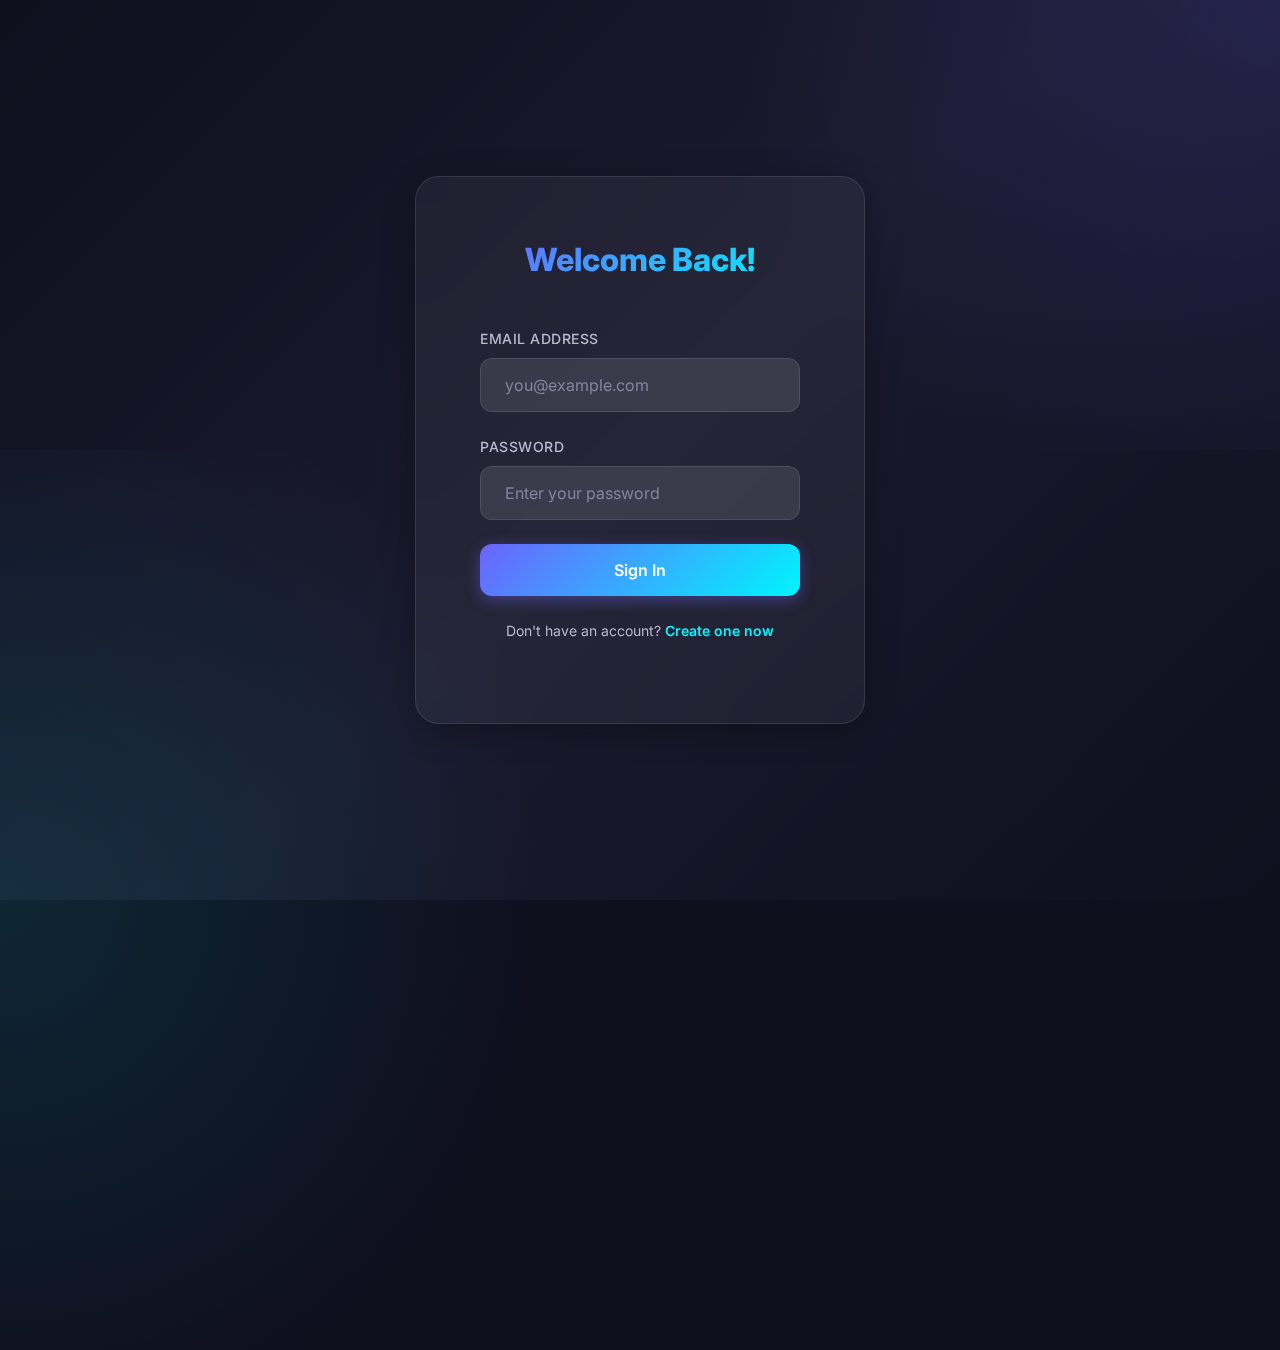
<file: public/login.html>
<!DOCTYPE html>
<html lang="en">

<head>
    <meta charset="UTF-8">
    <meta name="viewport" content="width=device-width, initial-scale=1.0">
    <title>Login - CareerRoadmap</title>
    <link rel="stylesheet" href="css/style.css">
</head>

<body>
    <div class="auth-container">
        <div class="auth-card">
            <h1>Welcome Back!</h1>
            <form id="loginForm">
                <div class="form-group">
                    <label for="email">Email Address</label>
                    <input type="email" id="email" name="email" placeholder="you@example.com" required>
                </div>
                <div class="form-group">
                    <label for="password">Password</label>
                    <input type="password" id="password" name="password" placeholder="Enter your password" required>
                </div>
                <button type="submit" class="btn btn-primary">Sign In</button>
                <p class="auth-link">Don't have an account? <a href="register.html">Create one now</a></p>
            </form>
        </div>
    </div>

    <script src="js/app.js"></script>
    <script>
        document.getElementById('loginForm').addEventListener('submit', async (e) => {
            e.preventDefault();
            const email = document.getElementById('email').value;
            const password = document.getElementById('password').value;

            const result = await Auth.login(email, password);

            if (result.status === 'success') {
                UI.setCurrentUser(result.data);
                UI.showMessage('Login successful!', 'success');
                UI.redirect('dashboard.html');
            } else {
                UI.showMessage(result.message, 'error');
            }
        });
    </script>
</body>

</html>
</file>
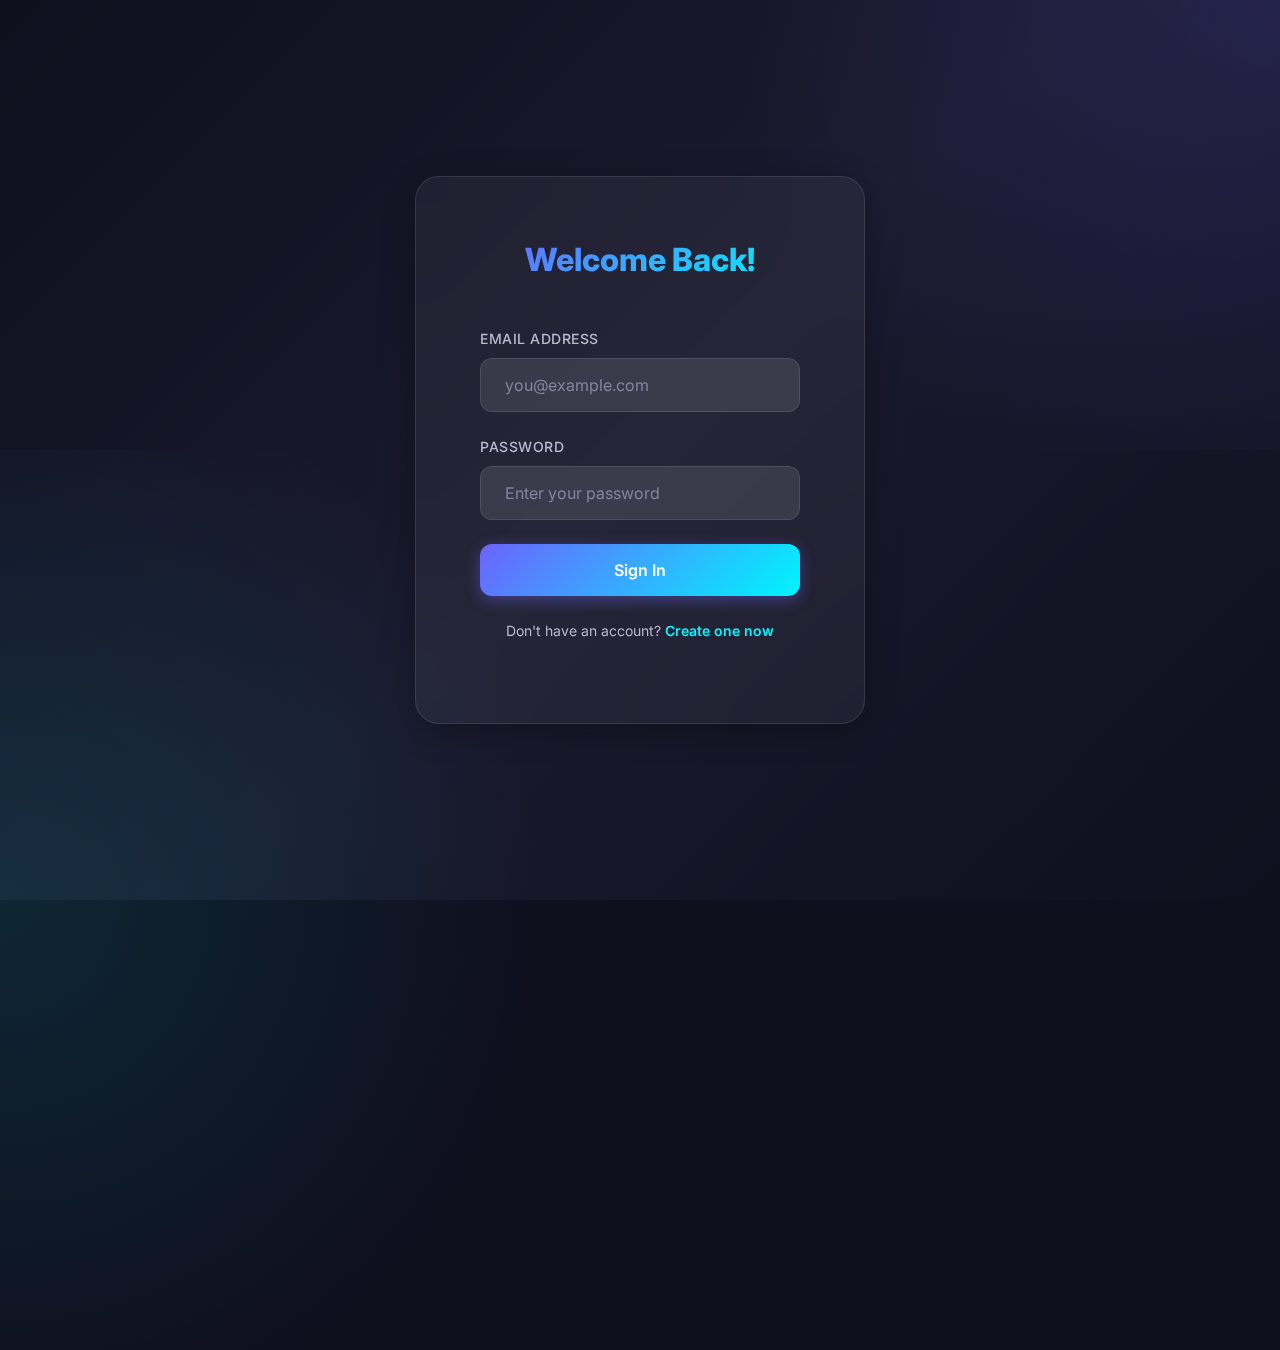
<file: public/progress.html>
<!DOCTYPE html>
<html lang="en">
<head>
    <meta charset="UTF-8">
    <title>Progress Tracking</title>
    <link rel="stylesheet" href="css/style.css">
</head>
<body>

<header>
    <nav>
        <div class="logo">CareerRoadmap</div>
        <ul>
            <li><a href="dashboard.html">Dashboard</a></li>
            <li><a href="progress.html">Progress</a></li>
            <li><a href="#" id="logoutBtn">Logout</a></li>
        </ul>
    </nav>
</header>

<main class="container">
    <h1>Your Growth</h1>

    <h2>User Level: <span id="userLevel"></span></h2>

    <h3>Skill Progress</h3>
    <div id="skillsBox"></div>
</main>

<script src="js/app.js"></script>
<script>
async function loadProgress() {
    const res = await Progress.get();
    if (res.status === 'success') {
        document.getElementById('userLevel').textContent = res.data.user_level;

        const box = document.getElementById('skillsBox');
        box.innerHTML = '';
        res.data.skills.forEach(s => {
            box.innerHTML += `<p>${s.name} — Level ${s.level}</p>`;
        });
    }
}

(async () => {
    const auth = await Auth.checkSession();
    if (auth.status !== 'success') UI.redirect('login.html');
    await loadProgress();
})();
</script>

</body>
</html>
</file>
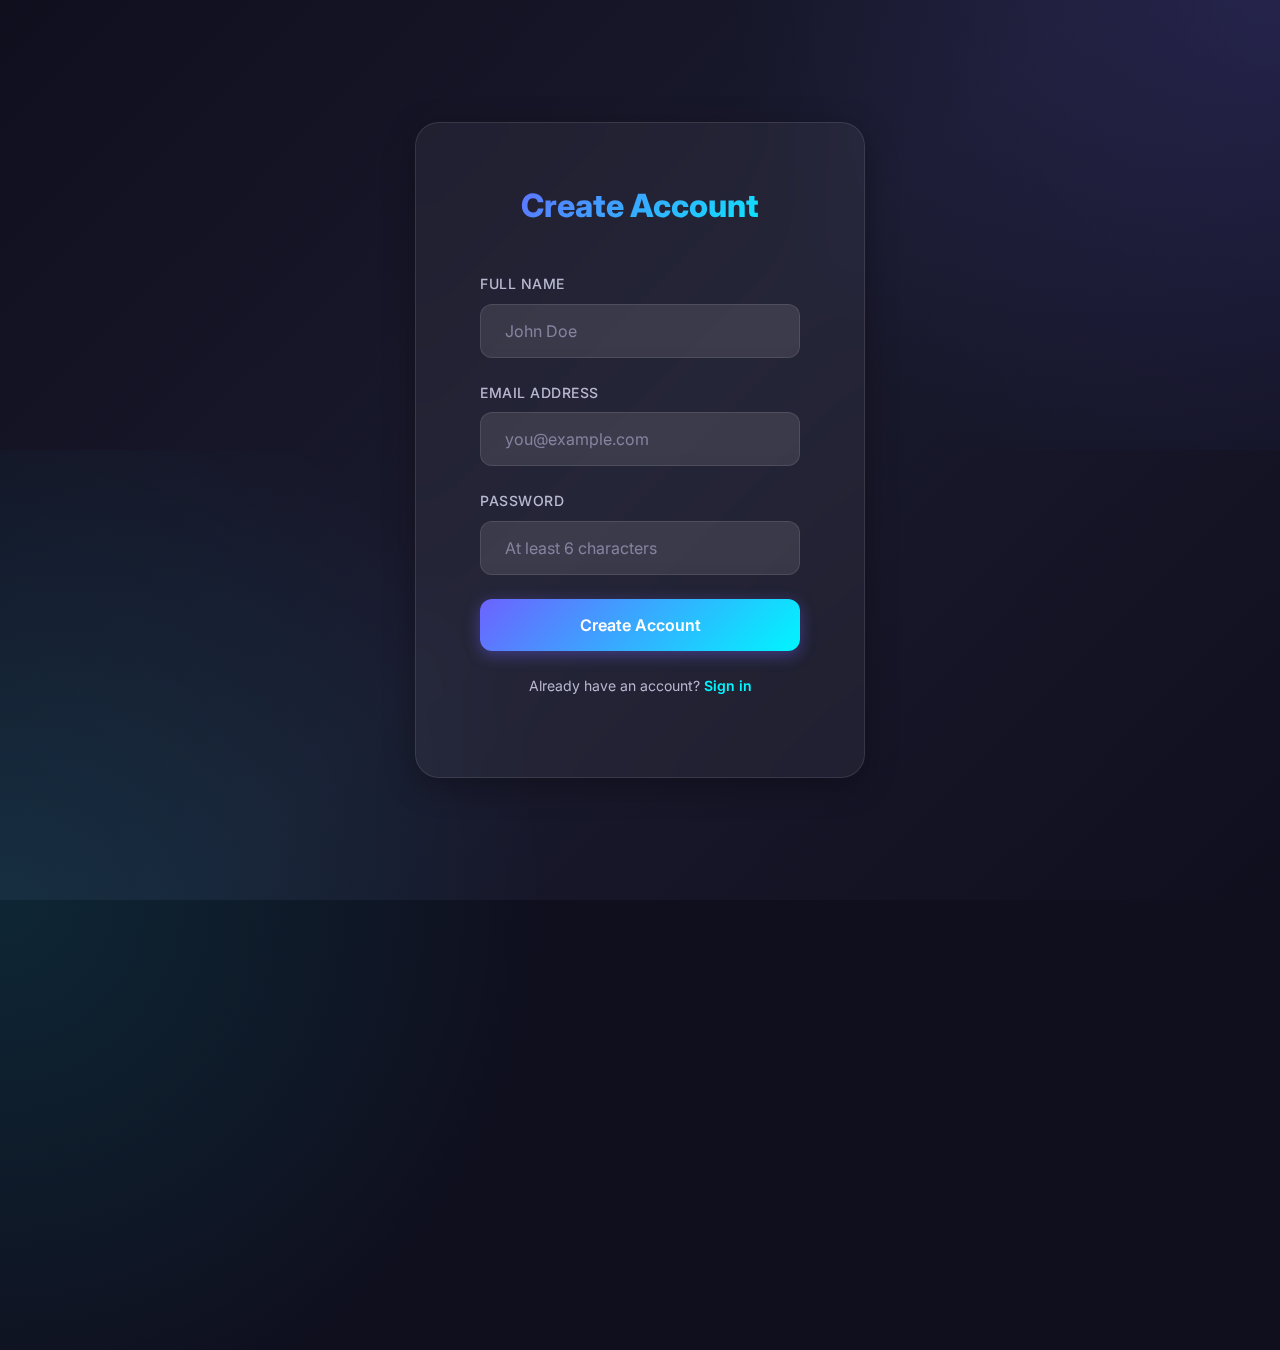
<file: public/register.html>
<!DOCTYPE html>
<html lang="en">

<head>
    <meta charset="UTF-8">
    <meta name="viewport" content="width=device-width, initial-scale=1.0">
    <title>Register - CareerRoadmap</title>
    <link rel="stylesheet" href="css/style.css">
</head>

<body>
    <div class="auth-container">
        <div class="auth-card">
            <h1>Create Account</h1>
            <form id="registerForm">
                <div class="form-group">
                    <label for="name">Full Name</label>
                    <input type="text" id="name" name="name" placeholder="John Doe" required>
                </div>
                <div class="form-group">
                    <label for="email">Email Address</label>
                    <input type="email" id="email" name="email" placeholder="you@example.com" required>
                </div>
                <div class="form-group">
                    <label for="password">Password</label>
                    <input type="password" id="password" name="password" placeholder="At least 6 characters" required
                        minlength="6">
                </div>
                <button type="submit" class="btn btn-primary">Create Account</button>
                <p class="auth-link">Already have an account? <a href="login.html">Sign in</a></p>
            </form>
        </div>
    </div>

    <script src="js/app.js"></script>
    <script>
        document.getElementById('registerForm').addEventListener('submit', async (e) => {
            e.preventDefault();
            const name = document.getElementById('name').value;
            const email = document.getElementById('email').value;
            const password = document.getElementById('password').value;

            const result = await Auth.register(name, email, password);

            if (result.status === 'success') {
                UI.showMessage('Registration successful! Please login.', 'success');
                UI.redirect('login.html');
            } else {
                UI.showMessage(result.message, 'error');
            }
        });
    </script>
</body>

</html>
</file>
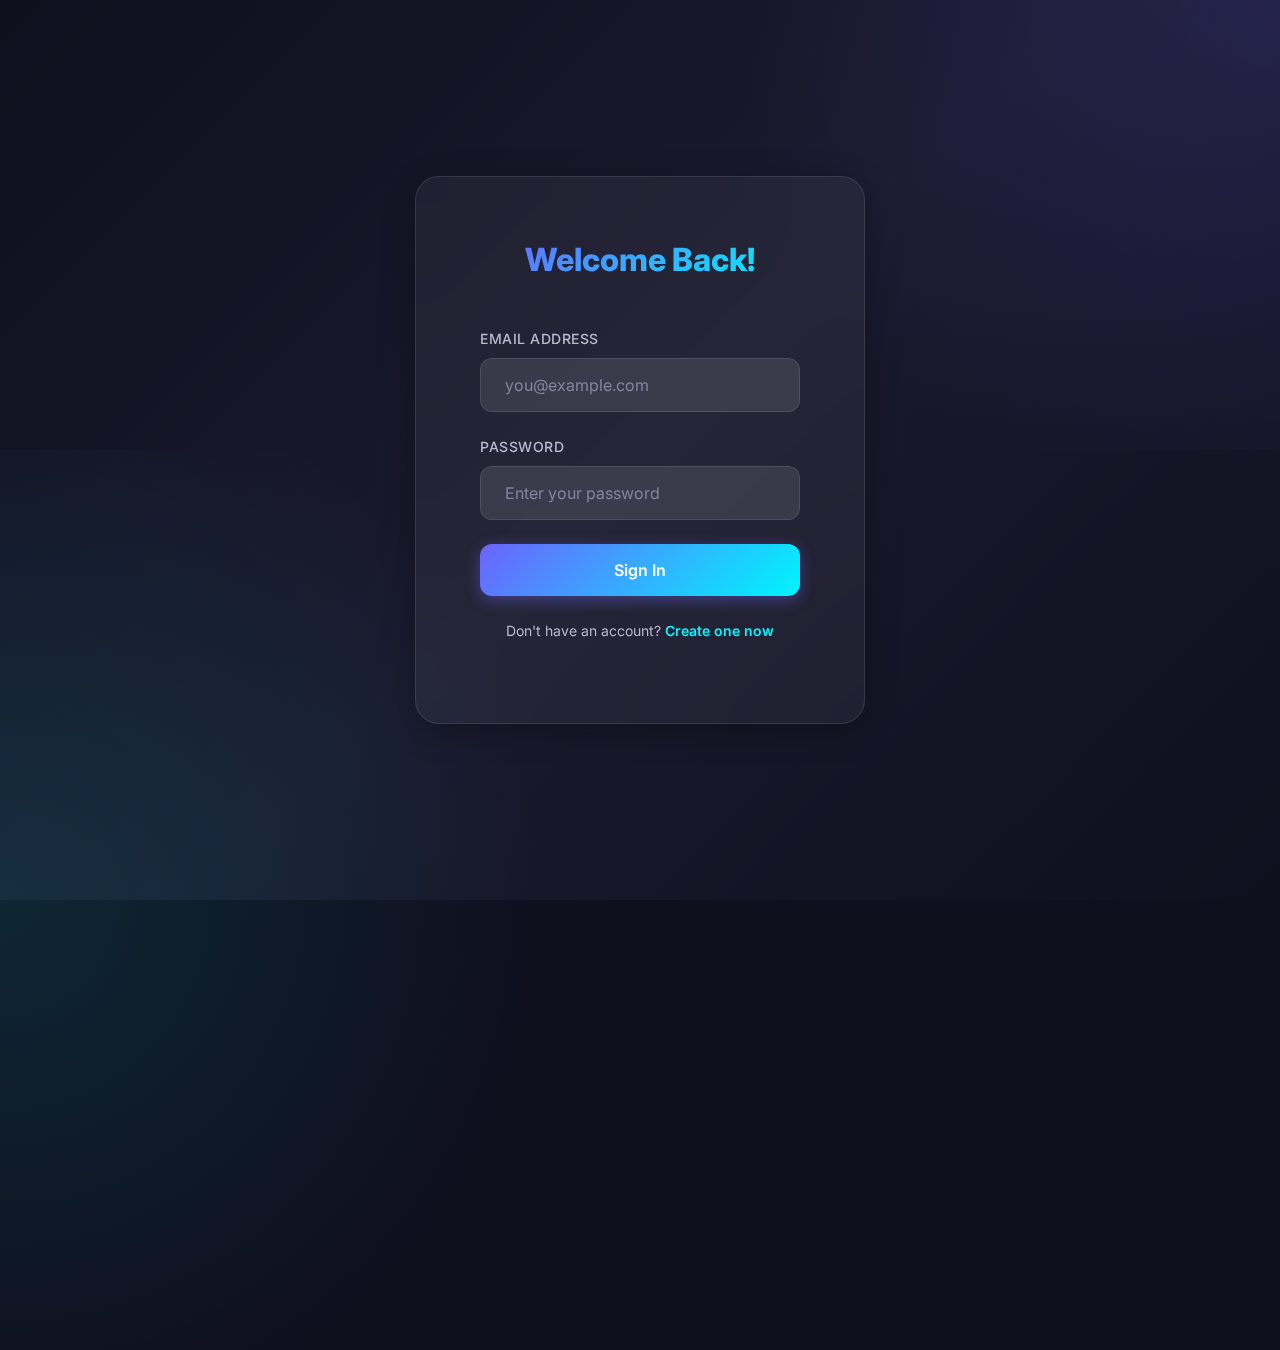
<file: public/resources.html>
<!DOCTYPE html>
<html lang="en">

<head>
    <meta charset="UTF-8">
    <title>Learning Resources</title>
    <link rel="stylesheet" href="css/style.css">
</head>

<body>

    <header>
        <nav>
            <div class="logo">CareerRoadmap</div>
            <ul>
                <li><a href="dashboard.html">Dashboard</a></li>
                <li><a href="careers.html">Careers</a></li>
                <li><a href="resources.html">Resources</a></li>
                <li><a href="#" id="logoutBtn">Logout</a></li>
            </ul>
        </nav>
    </header>

    <main class="container">
        <h1>Learning Resources</h1>
        <input type="text" id="resourceSearch" placeholder="Search resources..." class="search-input"
            style="margin-bottom: var(--space-md); width: 100%; max-width: 400px; padding: var(--space-sm); border: 1px solid var(--glass-border); border-radius: var(--radius-md); background: var(--glass-bg); color: var(--color-text-primary);">
        <div id="resourceList"></div>
        <script>
            let allResources = [];
            async function loadResources() {
                const res = await Resources.list();
                if (res.status === 'success') {
                    allResources = res.data;
                    renderResources();
                }
            }
            function renderResources(filter = '') {
                const box = document.getElementById('resourceList');
                box.innerHTML = '';
                const filtered = allResources.filter(r =>
                    r.name.toLowerCase().includes(filter.toLowerCase()) ||
                    r.skill.toLowerCase().includes(filter.toLowerCase()) ||
                    r.type.toLowerCase().includes(filter.toLowerCase())
                );
                if (filtered.length === 0) {
                    box.innerHTML = '<p style="color: var(--color-text-muted);">No resources match your search.</p>';
                    return;
                }
                filtered.forEach(r => {
                    box.innerHTML += `
                <div class="card">
                    <h3>${r.name}</h3>
                    <p><strong>Skill:</strong> ${r.skill}</p>
                    <p><strong>Type:</strong> ${r.type}</p>
                    <a href="${r.url}" target="_blank" class="btn">Open Resource</a>
                </div>
            `;
                });
            }
            document.getElementById('resourceSearch').addEventListener('input', e => {
                renderResources(e.target.value);
            });
        </script>
    </main>

    <script src="js/app.js"></script>
    <script>
        async function checkAuth() {
            const res = await Auth.checkSession();
            if (res.status !== 'success') UI.redirect('login.html');
        }

        async function loadResources() {
            const res = await Resources.list();
            if (res.status === 'success') {
                const box = document.getElementById('resourceList');
                box.innerHTML = '';

                res.data.forEach(r => {
                    box.innerHTML += `
                <div class="card">
                    <h3>${r.name}</h3>
                    <p><strong>Skill:</strong> ${r.skill}</p>
                    <p><strong>Type:</strong> ${r.type}</p>
                    <a href="${r.url}" target="_blank" class="btn">Open Resource</a>
                </div>
            `;
                });
            }
        }

        document.getElementById('logoutBtn').onclick = async e => {
            e.preventDefault();
            await Auth.logout();
            UI.redirect('index.html');
        };

        (async () => {
            await checkAuth();
            await loadResources();
        })();
    </script>

</body>

</html>
</file>
<file: public/css/style.css>
/* ============================================
   CAREER ROADMAP - MODERN UI DESIGN SYSTEM
   ============================================ */

/* Google Fonts Import */
@import url('https://fonts.googleapis.com/css2?family=Inter:wght@300;400;500;600;700;800&display=swap');

/* ============================================
   CSS CUSTOM PROPERTIES (Design Tokens)
   ============================================ */
:root {
    /* Color Palette - Dark Theme with Vibrant Accents */
    --color-primary: #6C63FF;
    --color-primary-light: #8B85FF;
    --color-primary-dark: #5548E0;
    --color-accent: #00F5FF;
    --color-accent-glow: rgba(0, 245, 255, 0.5);

    --color-bg-primary: #0F0F1E;
    --color-bg-secondary: #1A1A2E;
    --color-bg-tertiary: #252538;

    --color-text-primary: #FFFFFF;
    --color-text-secondary: #B8B8D1;
    --color-text-muted: #8484A0;

    --color-success: #00D9A3;
    --color-warning: #FFB800;
    --color-error: #FF396F;
    --color-info: #3B82F6;

    /* Glassmorphism */
    --glass-bg: rgba(255, 255, 255, 0.05);
    --glass-border: rgba(255, 255, 255, 0.1);
    --glass-shadow: 0 8px 32px rgba(0, 0, 0, 0.3);

    /* Gradients */
    --gradient-primary: linear-gradient(135deg, #6C63FF 0%, #00F5FF 100%);
    --gradient-secondary: linear-gradient(135deg, #667EEA 0%, #764BA2 100%);
    --gradient-bg: linear-gradient(135deg, #0F0F1E 0%, #1A1A2E 50%, #0F0F1E 100%);
    --gradient-card: linear-gradient(135deg, rgba(108, 99, 255, 0.1) 0%, rgba(0, 245, 255, 0.05) 100%);

    /* Spacing Scale */
    --space-xs: 0.25rem;
    --space-sm: 0.5rem;
    --space-md: 1rem;
    --space-lg: 1.5rem;
    --space-xl: 2rem;
    --space-2xl: 3rem;
    --space-3xl: 4rem;

    /* Typography Scale */
    --font-family: 'Inter', -apple-system, BlinkMacSystemFont, 'Segoe UI', sans-serif;
    --font-size-xs: 0.75rem;
    --font-size-sm: 0.875rem;
    --font-size-base: 1rem;
    --font-size-lg: 1.125rem;
    --font-size-xl: 1.25rem;
    --font-size-2xl: 1.5rem;
    --font-size-3xl: 2rem;
    --font-size-4xl: 2.5rem;
    --font-size-5xl: 3rem;

    --font-weight-light: 300;
    --font-weight-normal: 400;
    --font-weight-medium: 500;
    --font-weight-semibold: 600;
    --font-weight-bold: 700;
    --font-weight-extrabold: 800;

    /* Border Radius */
    --radius-sm: 0.375rem;
    --radius-md: 0.5rem;
    --radius-lg: 0.75rem;
    --radius-xl: 1rem;
    --radius-2xl: 1.5rem;
    --radius-full: 9999px;

    /* Shadows */
    --shadow-sm: 0 1px 2px rgba(0, 0, 0, 0.05);
    --shadow-md: 0 4px 6px rgba(0, 0, 0, 0.1);
    --shadow-lg: 0 10px 15px rgba(0, 0, 0, 0.2);
    --shadow-xl: 0 20px 25px rgba(0, 0, 0, 0.3);
    --shadow-glow: 0 0 20px var(--color-accent-glow);

    /* Transitions */
    --transition-fast: 150ms ease-in-out;
    --transition-base: 250ms ease-in-out;
    --transition-slow: 350ms ease-in-out;

    /* Z-index Scale */
    --z-dropdown: 1000;
    --z-sticky: 1020;
    --z-fixed: 1030;
    --z-modal-backdrop: 1040;
    --z-modal: 1050;
    --z-popover: 1060;
    --z-tooltip: 1070;
}

/* ============================================
   RESET & BASE STYLES
   ============================================ */
* {
    margin: 0;
    padding: 0;
    box-sizing: border-box;
}

html {
    scroll-behavior: smooth;
    font-size: 16px;
}

body {
    font-family: var(--font-family);
    font-size: var(--font-size-base);
    font-weight: var(--font-weight-normal);
    line-height: 1.6;
    color: var(--color-text-primary);
    background: var(--color-bg-primary);
    background-image: var(--gradient-bg);
    background-attachment: fixed;
    overflow-x: hidden;
    -webkit-font-smoothing: antialiased;
    -moz-osx-font-smoothing: grayscale;
}

/* ============================================
   TYPOGRAPHY
   ============================================ */
h1,
h2,
h3,
h4,
h5,
h6 {
    font-weight: var(--font-weight-bold);
    line-height: 1.2;
    margin-bottom: var(--space-md);
    color: var(--color-text-primary);
}

h1 {
    font-size: var(--font-size-4xl);
    font-weight: var(--font-weight-extrabold);
    background: var(--gradient-primary);
    -webkit-background-clip: text;
    -webkit-text-fill-color: transparent;
    background-clip: text;
}

h2 {
    font-size: var(--font-size-3xl);
}

h3 {
    font-size: var(--font-size-2xl);
}

h4 {
    font-size: var(--font-size-xl);
}

h5 {
    font-size: var(--font-size-lg);
}

h6 {
    font-size: var(--font-size-base);
}

p {
    margin-bottom: var(--space-md);
    color: var(--color-text-secondary);
}

a {
    color: var(--color-accent);
    text-decoration: none;
    transition: color var(--transition-base);
}

a:hover {
    color: var(--color-primary-light);
}

/* ============================================
   NAVIGATION
   ============================================ */
header {
    position: sticky;
    top: 0;
    z-index: var(--z-sticky);
    backdrop-filter: blur(10px);
    background: var(--glass-bg);
    border-bottom: 1px solid var(--glass-border);
    box-shadow: var(--glass-shadow);
}

nav {
    display: flex;
    justify-content: space-between;
    align-items: center;
    padding: var(--space-lg) var(--space-2xl);
    max-width: 1400px;
    margin: 0 auto;
}

.logo {
    font-size: var(--font-size-2xl);
    font-weight: var(--font-weight-extrabold);
    background: var(--gradient-primary);
    -webkit-background-clip: text;
    -webkit-text-fill-color: transparent;
    background-clip: text;
    letter-spacing: -0.5px;
}

nav ul {
    list-style: none;
    display: flex;
    gap: var(--space-xl);
    align-items: center;
}

nav ul li {
    position: relative;
}

nav a {
    color: var(--color-text-secondary);
    font-weight: var(--font-weight-medium);
    padding: var(--space-sm) var(--space-md);
    border-radius: var(--radius-md);
    transition: all var(--transition-base);
    position: relative;
}

nav a:hover {
    color: var(--color-text-primary);
    background: var(--glass-bg);
}

nav a::after {
    content: '';
    position: absolute;
    bottom: 0;
    left: 50%;
    transform: translateX(-50%) scaleX(0);
    width: 80%;
    height: 2px;
    background: var(--gradient-primary);
    transition: transform var(--transition-base);
}

nav a:hover::after {
    transform: translateX(-50%) scaleX(1);
}

/* ============================================
   BUTTONS
   ============================================ */
.btn {
    display: inline-block;
    padding: var(--space-md) var(--space-xl);
    font-size: var(--font-size-base);
    font-weight: var(--font-weight-semibold);
    text-align: center;
    border: none;
    border-radius: var(--radius-lg);
    cursor: pointer;
    transition: all var(--transition-base);
    text-decoration: none;
    position: relative;
    overflow: hidden;
    font-family: var(--font-family);
}

.btn::before {
    content: '';
    position: absolute;
    top: 50%;
    left: 50%;
    width: 0;
    height: 0;
    border-radius: 50%;
    background: rgba(255, 255, 255, 0.1);
    transform: translate(-50%, -50%);
    transition: width var(--transition-slow), height var(--transition-slow);
}

.btn:hover::before {
    width: 300px;
    height: 300px;
}

.btn-primary {
    background: var(--gradient-primary);
    color: var(--color-text-primary);
    box-shadow: 0 4px 15px rgba(108, 99, 255, 0.4);
}

.btn-primary:hover {
    transform: translateY(-2px);
    box-shadow: 0 6px 20px rgba(108, 99, 255, 0.6);
}

.btn-secondary {
    background: var(--glass-bg);
    color: var(--color-text-primary);
    border: 1px solid var(--glass-border);
    backdrop-filter: blur(10px);
}

.btn-secondary:hover {
    background: var(--glass-border);
    border-color: var(--color-primary);
}

.btn-outline {
    background: transparent;
    color: var(--color-primary);
    border: 2px solid var(--color-primary);
}

.btn-outline:hover {
    background: var(--color-primary);
    color: var(--color-text-primary);
}

button[type="submit"] {
    width: 100%;
    background: var(--gradient-primary);
    color: var(--color-text-primary);
    box-shadow: 0 4px 15px rgba(108, 99, 255, 0.4);
}

button[type="submit"]:hover {
    transform: translateY(-2px);
    box-shadow: 0 6px 20px rgba(108, 99, 255, 0.6);
}

/* ============================================
   CARDS
   ============================================ */
.card {
    background: var(--glass-bg);
    backdrop-filter: blur(10px);
    border: 1px solid var(--glass-border);
    border-radius: var(--radius-xl);
    padding: var(--space-xl);
    box-shadow: var(--glass-shadow);
    transition: all var(--transition-base);
}

.card:hover {
    transform: translateY(-4px);
    box-shadow: 0 12px 40px rgba(0, 0, 0, 0.4);
    border-color: rgba(108, 99, 255, 0.3);
}

.card-header {
    margin-bottom: var(--space-lg);
    padding-bottom: var(--space-md);
    border-bottom: 1px solid var(--glass-border);
}

.card-title {
    font-size: var(--font-size-xl);
    font-weight: var(--font-weight-bold);
    margin-bottom: var(--space-sm);
}

.card-body {
    color: var(--color-text-secondary);
}

/* ============================================
   FORMS
   ============================================ */
.form-group {
    margin-bottom: var(--space-lg);
}

label {
    display: block;
    margin-bottom: var(--space-sm);
    font-weight: var(--font-weight-medium);
    color: var(--color-text-secondary);
    font-size: var(--font-size-sm);
    text-transform: uppercase;
    letter-spacing: 0.5px;
}

input[type="text"],
input[type="email"],
input[type="password"],
input[type="date"],
input[type="number"],
textarea,
select {
    width: 100%;
    padding: var(--space-md) var(--space-lg);
    background: var(--glass-bg);
    border: 1px solid var(--glass-border);
    border-radius: var(--radius-lg);
    color: var(--color-text-primary);
    font-family: var(--font-family);
    font-size: var(--font-size-base);
    transition: all var(--transition-base);
    backdrop-filter: blur(10px);
}

input:focus,
textarea:focus,
select:focus {
    outline: none;
    border-color: var(--color-primary);
    box-shadow: 0 0 0 3px rgba(108, 99, 255, 0.2);
    background: rgba(255, 255, 255, 0.08);
}

input::placeholder,
textarea::placeholder {
    color: var(--color-text-muted);
}

textarea {
    resize: vertical;
    min-height: 120px;
}

/* Fix for dropdown options - ensure proper contrast */
select option {
    background-color: var(--color-bg-secondary);
    color: var(--color-text-primary);
    padding: var(--space-sm);
}

select option:hover,
select option:checked,
select option:focus {
    background-color: var(--color-primary);
    color: var(--color-text-primary);
}

/* Ensure select dropdown has proper styling when open */
select::-webkit-scrollbar {
    width: 8px;
}

select::-webkit-scrollbar-track {
    background: var(--color-bg-primary);
}

select::-webkit-scrollbar-thumb {
    background: var(--color-primary);
    border-radius: 4px;
}

select::-webkit-scrollbar-thumb:hover {
    background: var(--color-primary-light);
}

/* ============================================
   AUTH PAGES
   ============================================ */
.auth-container {
    min-height: 100vh;
    display: flex;
    align-items: center;
    justify-content: center;
    padding: var(--space-xl);
    background: var(--gradient-bg);
    position: relative;
}

.auth-container::before {
    content: '';
    position: absolute;
    top: -50%;
    right: -50%;
    width: 100%;
    height: 100%;
    background: radial-gradient(circle, rgba(108, 99, 255, 0.15) 0%, transparent 70%);
    animation: pulse 10s ease-in-out infinite;
}

.auth-container::after {
    content: '';
    position: absolute;
    bottom: -50%;
    left: -50%;
    width: 100%;
    height: 100%;
    background: radial-gradient(circle, rgba(0, 245, 255, 0.1) 0%, transparent 70%);
    animation: pulse 10s ease-in-out infinite reverse;
}

.auth-card {
    background: var(--glass-bg);
    backdrop-filter: blur(20px);
    border: 1px solid var(--glass-border);
    border-radius: var(--radius-2xl);
    padding: var(--space-3xl);
    width: 100%;
    max-width: 450px;
    box-shadow: var(--glass-shadow);
    position: relative;
    z-index: 1;
    animation: fadeInUp 0.6s ease-out;
}

.auth-card h1 {
    text-align: center;
    margin-bottom: var(--space-2xl);
    font-size: var(--font-size-3xl);
}

.auth-link {
    text-align: center;
    margin-top: var(--space-lg);
    color: var(--color-text-secondary);
    font-size: var(--font-size-sm);
}

.auth-link a {
    color: var(--color-accent);
    font-weight: var(--font-weight-semibold);
}

/* ============================================
   HERO SECTION
   ============================================ */
.hero {
    text-align: center;
    padding: var(--space-3xl) var(--space-xl);
    min-height: 80vh;
    display: flex;
    flex-direction: column;
    align-items: center;
    justify-content: center;
    position: relative;
}

.hero h1 {
    font-size: var(--font-size-5xl);
    margin-bottom: var(--space-lg);
    animation: fadeInUp 0.8s ease-out;
}

.hero p {
    font-size: var(--font-size-xl);
    color: var(--color-text-secondary);
    max-width: 600px;
    margin: 0 auto var(--space-2xl);
    animation: fadeInUp 0.8s ease-out 0.2s backwards;
}

.hero .btn {
    animation: fadeInUp 0.8s ease-out 0.4s backwards;
}

/* ============================================
   DASHBOARD
   ============================================ */
.dashboard-container {
    max-width: 1400px;
    margin: 0 auto;
    padding: var(--space-2xl);
}

.dashboard-container>h1 {
    margin-bottom: var(--space-2xl);
    font-size: var(--font-size-4xl);
}

.dashboard-section {
    margin-bottom: var(--space-3xl);
}

.dashboard-section h2 {
    margin-bottom: var(--space-xl);
    font-size: var(--font-size-2xl);
}

.dashboard-grid {
    display: grid;
    grid-template-columns: repeat(auto-fit, minmax(300px, 1fr));
    gap: var(--space-xl);
}

.stat-card {
    background: var(--glass-bg);
    backdrop-filter: blur(10px);
    border: 1px solid var(--glass-border);
    border-radius: var(--radius-xl);
    padding: var(--space-xl);
    position: relative;
    overflow: hidden;
    transition: all var(--transition-base);
}

.stat-card::before {
    content: '';
    position: absolute;
    top: 0;
    left: 0;
    right: 0;
    height: 3px;
    background: var(--gradient-primary);
}

.stat-card:hover {
    transform: translateY(-4px);
    box-shadow: var(--shadow-xl);
    border-color: rgba(108, 99, 255, 0.3);
}

.stat-value {
    font-size: var(--font-size-4xl);
    font-weight: var(--font-weight-extrabold);
    background: var(--gradient-primary);
    -webkit-background-clip: text;
    -webkit-text-fill-color: transparent;
    background-clip: text;
    margin-bottom: var(--space-sm);
}

.stat-label {
    color: var(--color-text-secondary);
    font-size: var(--font-size-sm);
    text-transform: uppercase;
    letter-spacing: 0.5px;
}

.action-buttons {
    display: flex;
    gap: var(--space-md);
    flex-wrap: wrap;
}

/* ============================================
   UTILITY CLASSES
   ============================================ */
.container {
    max-width: 1400px;
    margin: 0 auto;
    padding: 0 var(--space-xl);
}

.text-center {
    text-align: center;
}

.mt-1 {
    margin-top: var(--space-xs);
}

.mt-2 {
    margin-top: var(--space-sm);
}

.mt-3 {
    margin-top: var(--space-md);
}

.mt-4 {
    margin-top: var(--space-lg);
}

.mt-5 {
    margin-top: var(--space-xl);
}

.mb-1 {
    margin-bottom: var(--space-xs);
}

.mb-2 {
    margin-bottom: var(--space-sm);
}

.mb-3 {
    margin-bottom: var(--space-md);
}

.mb-4 {
    margin-bottom: var(--space-lg);
}

.mb-5 {
    margin-bottom: var(--space-xl);
}

.flex {
    display: flex;
}

.flex-col {
    flex-direction: column;
}

.items-center {
    align-items: center;
}

.justify-center {
    justify-content: center;
}

.gap-1 {
    gap: var(--space-xs);
}

.gap-2 {
    gap: var(--space-sm);
}

.gap-3 {
    gap: var(--space-md);
}

.gap-4 {
    gap: var(--space-lg);
}

/* ============================================
   ANIMATIONS
   ============================================ */
@keyframes fadeInUp {
    from {
        opacity: 0;
        transform: translateY(30px);
    }

    to {
        opacity: 1;
        transform: translateY(0);
    }
}

@keyframes pulse {

    0%,
    100% {
        opacity: 1;
    }

    50% {
        opacity: 0.5;
    }
}

@keyframes shimmer {
    0% {
        background-position: -1000px 0;
    }

    100% {
        background-position: 1000px 0;
    }
}

/* ============================================
   RESPONSIVE DESIGN
   ============================================ */
@media (max-width: 768px) {
    :root {
        --font-size-5xl: 2rem;
        --font-size-4xl: 1.75rem;
        --font-size-3xl: 1.5rem;
    }

    nav {
        flex-direction: column;
        gap: var(--space-md);
        padding: var(--space-md);
    }

    nav ul {
        flex-direction: column;
        gap: var(--space-sm);
        width: 100%;
    }

    .auth-card {
        padding: var(--space-xl);
    }

    .dashboard-grid {
        grid-template-columns: 1fr;
    }

    .action-buttons {
        flex-direction: column;
    }

    .action-buttons .btn {
        width: 100%;
    }
}

@media (max-width: 480px) {
    .hero {
        padding: var(--space-2xl) var(--space-md);
    }

    .dashboard-container {
        padding: var(--space-md);
    }
}

/* ============================================
   FOOTER
   ============================================ */
footer {
    text-align: center;
    padding: var(--space-2xl);
    margin-top: var(--space-3xl);
    border-top: 1px solid var(--glass-border);
    color: var(--color-text-muted);
}

footer p {
    margin: 0;
    font-size: var(--font-size-sm);
}
</file>
